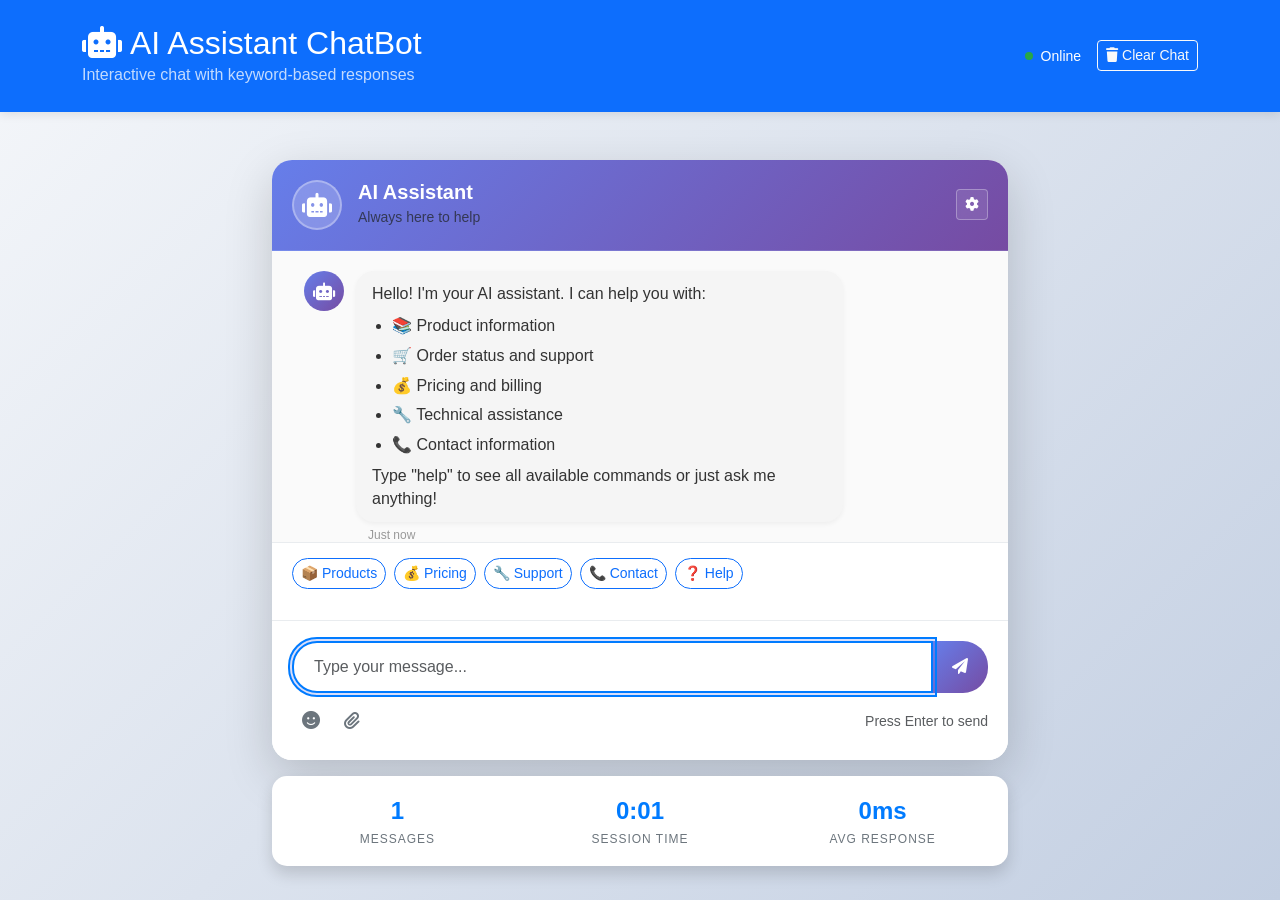
<file: chatbot/index.html>
<!DOCTYPE html>
<html lang="en">
<head>
    <meta charset="UTF-8">
    <meta name="viewport" content="width=device-width, initial-scale=1.0">
    <title>AI-Style ChatBot - Portfolio Project</title>
    <link href="https://cdn.jsdelivr.net/npm/bootstrap@5.3.0/dist/css/bootstrap.min.css" rel="stylesheet">
    <link rel="stylesheet" href="styles.css">
    <link rel="stylesheet" href="https://cdnjs.cloudflare.com/ajax/libs/font-awesome/6.0.0/css/all.min.css">
</head>
<body>
    <!-- Header -->
    <header class="bg-primary text-white py-4">
        <div class="container">
            <div class="row align-items-center">
                <div class="col-md-6">
                    <h1 class="h2 mb-0"><i class="fas fa-robot me-2"></i>AI Assistant ChatBot</h1>
                    <p class="mb-0 opacity-75">Interactive chat with keyword-based responses</p>
                </div>
                <div class="col-md-6 text-md-end">
                    <div class="d-flex align-items-center justify-content-md-end">
                        <span class="status-indicator me-3">
                            <span class="status-dot online"></span>
                            Online
                        </span>
                        <button class="btn btn-outline-light btn-sm" onclick="clearChat()">
                            <i class="fas fa-trash me-1"></i>Clear Chat
                        </button>
                    </div>
                </div>
            </div>
        </div>
    </header>

    <!-- Main Chat Container -->
    <main class="container my-5">
        <div class="row justify-content-center">
            <div class="col-lg-8">
                <div class="chat-container shadow-lg">
                    <!-- Chat Header -->
                    <div class="chat-header">
                        <div class="d-flex align-items-center">
                            <div class="bot-avatar">
                                <i class="fas fa-robot"></i>
                            </div>
                            <div class="bot-info ms-3">
                                <h5 class="mb-0">AI Assistant</h5>
                                <small class="text-muted">Always here to help</small>
                            </div>
                        </div>
                        <div class="chat-actions">
                            <button class="btn btn-sm btn-outline-secondary" onclick="toggleSettings()">
                                <i class="fas fa-cog"></i>
                            </button>
                        </div>
                    </div>

                    <!-- Chat Messages -->
                    <div class="chat-messages" id="chat-messages">
                        <!-- Welcome Message -->
                        <div class="message bot-message">
                            <div class="message-avatar">
                                <i class="fas fa-robot"></i>
                            </div>
                            <div class="message-content">
                                <div class="message-bubble">
                                    <p>Hello! I'm your AI assistant. I can help you with:</p>
                                    <ul>
                                        <li>📚 Product information</li>
                                        <li>🛒 Order status and support</li>
                                        <li>💰 Pricing and billing</li>
                                        <li>🔧 Technical assistance</li>
                                        <li>📞 Contact information</li>
                                    </ul>
                                    <p>Type "help" to see all available commands or just ask me anything!</p>
                                </div>
                                <div class="message-time">Just now</div>
                            </div>
                        </div>
                    </div>

                    <!-- Typing Indicator -->
                    <div class="typing-indicator" id="typing-indicator" style="display: none;">
                        <div class="message bot-message">
                            <div class="message-avatar">
                                <i class="fas fa-robot"></i>
                            </div>
                            <div class="message-content">
                                <div class="typing-bubble">
                                    <div class="typing-dots">
                                        <span></span>
                                        <span></span>
                                        <span></span>
                                    </div>
                                </div>
                            </div>
                        </div>
                    </div>

                    <!-- Quick Actions -->
                    <div class="quick-actions" id="quick-actions">
                        <div class="d-flex flex-wrap gap-2 mb-3">
                            <button class="btn btn-sm btn-outline-primary" onclick="sendQuickMessage('products')">
                                📦 Products
                            </button>
                            <button class="btn btn-sm btn-outline-primary" onclick="sendQuickMessage('pricing')">
                                💰 Pricing
                            </button>
                            <button class="btn btn-sm btn-outline-primary" onclick="sendQuickMessage('support')">
                                🔧 Support
                            </button>
                            <button class="btn btn-sm btn-outline-primary" onclick="sendQuickMessage('contact')">
                                📞 Contact
                            </button>
                            <button class="btn btn-sm btn-outline-primary" onclick="sendQuickMessage('help')">
                                ❓ Help
                            </button>
                        </div>
                    </div>

                    <!-- Chat Input -->
                    <div class="chat-input">
                        <div class="input-group">
                            <input type="text" class="form-control" id="message-input" 
                                   placeholder="Type your message..." 
                                   onkeypress="handleKeyPress(event)">
                            <button class="btn btn-primary" type="button" onclick="sendMessage()">
                                <i class="fas fa-paper-plane"></i>
                            </button>
                        </div>
                        <div class="input-features">
                            <div class="d-flex justify-content-between align-items-center">
                                <div class="input-options">
                                    <button class="btn btn-sm btn-outline-secondary" onclick="toggleEmojiPicker()" title="Add emoji">
                                        <i class="fas fa-smile"></i>
                                    </button>
                                    <button class="btn btn-sm btn-outline-secondary" onclick="attachFile()" title="Attach file">
                                        <i class="fas fa-paperclip"></i>
                                    </button>
                                </div>
                                <small class="text-muted">Press Enter to send</small>
                            </div>
                        </div>
                    </div>
                </div>

                <!-- Settings Panel -->
                <div class="settings-panel card shadow mt-3" id="settings-panel" style="display: none;">
                    <div class="card-body">
                        <h6 class="card-title">Chat Settings</h6>
                        <div class="mb-3">
                            <label class="form-label">Response Speed</label>
                            <select class="form-select form-select-sm" id="response-speed">
                                <option value="fast">Fast (0.5s)</option>
                                <option value="normal" selected>Normal (1s)</option>
                                <option value="slow">Slow (2s)</option>
                            </select>
                        </div>
                        <div class="mb-3">
                            <label class="form-label">Bot Personality</label>
                            <select class="form-select form-select-sm" id="bot-personality">
                                <option value="friendly" selected>Friendly</option>
                                <option value="professional">Professional</option>
                                <option value="casual">Casual</option>
                                <option value="technical">Technical</option>
                            </select>
                        </div>
                        <div class="form-check form-switch">
                            <input class="form-check-input" type="checkbox" id="sound-enabled" checked>
                            <label class="form-check-label" for="sound-enabled">
                                Enable sound effects
                            </label>
                        </div>
                        <div class="form-check form-switch">
                            <input class="form-check-input" type="checkbox" id="typing-indicator-enabled" checked>
                            <label class="form-check-label" for="typing-indicator-enabled">
                                Show typing indicator
                            </label>
                        </div>
                    </div>
                </div>

                <!-- Chat Statistics -->
                <div class="stats-panel card shadow mt-3">
                    <div class="card-body">
                        <div class="row text-center">
                            <div class="col-4">
                                <div class="stat-value" id="message-count">1</div>
                                <div class="stat-label">Messages</div>
                            </div>
                            <div class="col-4">
                                <div class="stat-value" id="session-time">0:00</div>
                                <div class="stat-label">Session Time</div>
                            </div>
                            <div class="col-4">
                                <div class="stat-value" id="response-time">0ms</div>
                                <div class="stat-label">Avg Response</div>
                            </div>
                        </div>
                    </div>
                </div>
            </div>
        </div>
    </main>

    <!-- Emoji Picker (Simple Implementation) -->
    <div class="emoji-picker" id="emoji-picker" style="display: none;">
        <div class="emoji-grid">
            <span class="emoji-item" onclick="insertEmoji('😀')">😀</span>
            <span class="emoji-item" onclick="insertEmoji('😊')">😊</span>
            <span class="emoji-item" onclick="insertEmoji('😎')">😎</span>
            <span class="emoji-item" onclick="insertEmoji('🤔')">🤔</span>
            <span class="emoji-item" onclick="insertEmoji('👍')">👍</span>
            <span class="emoji-item" onclick="insertEmoji('👎')">👎</span>
            <span class="emoji-item" onclick="insertEmoji('❤️')">❤️</span>
            <span class="emoji-item" onclick="insertEmoji('🎉')">🎉</span>
            <span class="emoji-item" onclick="insertEmoji('🔥')">🔥</span>
            <span class="emoji-item" onclick="insertEmoji('💯')">💯</span>
            <span class="emoji-item" onclick="insertEmoji('🚀')">🚀</span>
            <span class="emoji-item" onclick="insertEmoji('💡')">💡</span>
        </div>
    </div>

    <script src="https://cdn.jsdelivr.net/npm/bootstrap@5.3.0/dist/js/bootstrap.bundle.min.js"></script>
    <script src="script.js"></script>
</body>
</html>
</file>
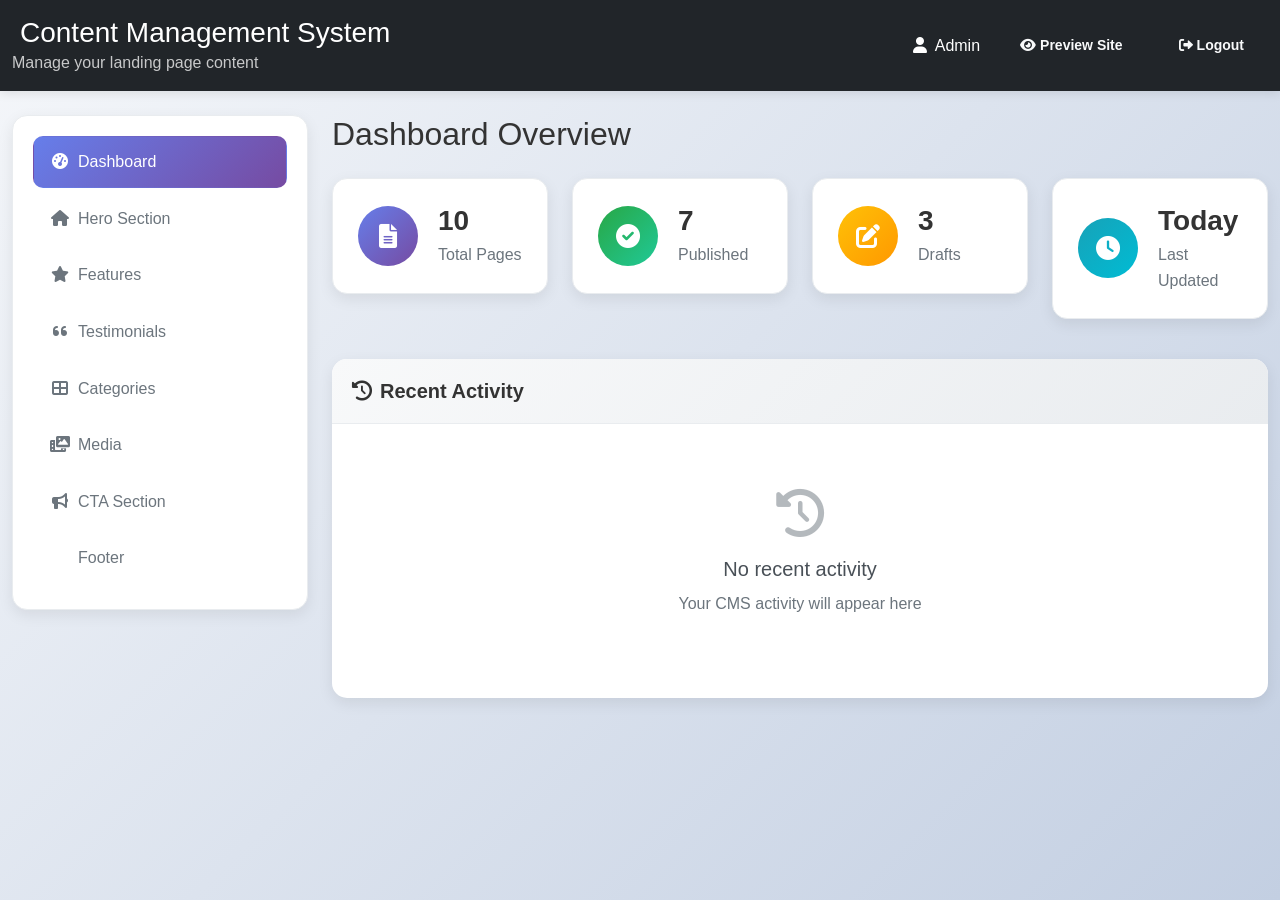
<file: cms/index.html>
<!DOCTYPE html>
<html lang="en">
<head>
    <meta charset="UTF-8">
    <meta name="viewport" content="width=device-width, initial-scale=1.0">
    <title>Simple CMS - Portfolio Project</title>
    <link href="https://cdn.jsdelivr.net/npm/bootstrap@5.3.0/dist/css/bootstrap.min.css" rel="stylesheet">
    <link rel="stylesheet" href="styles.css">
    <link rel="stylesheet" href="https://cdnjs.cloudflare.com/ajax/libs/font-awesome/6.0.0/css/all.min.css">
</head>
<body>
    <!-- Header -->
    <header class="bg-dark text-white py-3">
        <div class="container-fluid">
            <div class="row align-items-center">
                <div class="col-md-6">
                    <h1 class="h3 mb-0"><i class="fas fa-cms me-2"></i>Content Management System</h1>
                    <p class="mb-0 opacity-75">Manage your landing page content</p>
                </div>
                <div class="col-md-6 text-end">
                    <div class="d-flex align-items-center justify-content-md-end">
                        <span class="me-3">
                            <i class="fas fa-user me-1"></i>
                            Admin
                        </span>
                        <button class="btn btn-outline-light btn-sm" onclick="previewSite()">
                            <i class="fas fa-eye me-1"></i>Preview Site
                        </button>
                        <button class="btn btn-outline-light btn-sm ms-2" onclick="logout()">
                            <i class="fas fa-sign-out-alt me-1"></i>Logout
                        </button>
                    </div>
                </div>
            </div>
        </div>
    </header>

    <!-- Main Content -->
    <main class="container-fluid my-4">
        <div class="row">
            <!-- Sidebar -->
            <aside class="col-md-3 mb-4">
                <div class="sidebar-nav">
                    <ul class="nav flex-column">
                        <li class="nav-item">
                            <a class="nav-link active" href="#" onclick="showSection('dashboard')">
                                <i class="fas fa-tachometer-alt me-2"></i>Dashboard
                            </a>
                        </li>
                        <li class="nav-item">
                            <a class="nav-link" href="#" onclick="showSection('hero')">
                                <i class="fas fa-home me-2"></i>Hero Section
                            </a>
                        </li>
                        <li class="nav-item">
                            <a class="nav-link" href="#" onclick="showSection('features')">
                                <i class="fas fa-star me-2"></i>Features
                            </a>
                        </li>
                        <li class="nav-item">
                            <a class="nav-link" href="#" onclick="showSection('testimonials')">
                                <i class="fas fa-quote-left me-2"></i>Testimonials
                            </a>
                        </li>
                        <li class="nav-item">
                            <a class="nav-link" href="#" onclick="showSection('categories')">
                                <i class="fas fa-th-large me-2"></i>Categories
                            </a>
                        </li>
                        <li class="nav-item">
                            <a class="nav-link" href="#" onclick="showSection('media')">
                                <i class="fas fa-photo-video me-2"></i>Media
                            </a>
                        </li>
                        <li class="nav-item">
                            <a class="nav-link" href="#" onclick="showSection('cta')">
                                <i class="fas fa-bullhorn me-2"></i>CTA Section
                            </a>
                        </li>
                        <li class="nav-item">
                            <a class="nav-link" href="#" onclick="showSection('footer')">
                                <i class="fas fa-footer me-2"></i>Footer
                            </a>
                        </li>
                    </ul>
                </div>
            </aside>

            <!-- Content Area -->
            <section class="col-md-9">
                <!-- Dashboard Section -->
                <div id="dashboard-section" class="content-section">
                    <h2 class="mb-4">Dashboard Overview</h2>
                    
                    <!-- Stats Cards -->
                    <div class="row mb-4">
                        <div class="col-lg-3 col-md-6 mb-3">
                            <div class="stat-card">
                                <div class="stat-icon bg-primary">
                                    <i class="fas fa-file-alt"></i>
                                </div>
                                <div class="stat-content">
                                    <h3 id="total-pages">8</h3>
                                    <p>Total Pages</p>
                                </div>
                            </div>
                        </div>
                        <div class="col-lg-3 col-md-6 mb-3">
                            <div class="stat-card">
                                <div class="stat-icon bg-success">
                                    <i class="fas fa-check-circle"></i>
                                </div>
                                <div class="stat-content">
                                    <h3 id="published-content">6</h3>
                                    <p>Published</p>
                                </div>
                            </div>
                        </div>
                        <div class="col-lg-3 col-md-6 mb-3">
                            <div class="stat-card">
                                <div class="stat-icon bg-warning">
                                    <i class="fas fa-edit"></i>
                                </div>
                                <div class="stat-content">
                                    <h3 id="draft-content">2</h3>
                                    <p>Drafts</p>
                                </div>
                            </div>
                        </div>
                        <div class="col-lg-3 col-md-6 mb-3">
                            <div class="stat-card">
                                <div class="stat-icon bg-info">
                                    <i class="fas fa-clock"></i>
                                </div>
                                <div class="stat-content">
                                    <h3 id="last-updated">Today</h3>
                                    <p>Last Updated</p>
                                </div>
                            </div>
                        </div>
                    </div>

                    <!-- Recent Activity -->
                    <div class="card">
                        <div class="card-header">
                            <h5><i class="fas fa-history me-2"></i>Recent Activity</h5>
                        </div>
                        <div class="card-body">
                            <div id="recent-activity">
                                <!-- Activity items will be inserted here -->
                            </div>
                        </div>
                    </div>
                </div>

                <!-- Hero Section -->
                <div id="hero-section" class="content-section" style="display: none;">
                    <div class="d-flex justify-content-between align-items-center mb-4">
                        <h2>Hero Section Management</h2>
                        <button class="btn btn-primary" onclick="addHeroContent()">
                            <i class="fas fa-plus me-1"></i>Add Hero Content
                        </button>
                    </div>
                    
                    <div class="card">
                        <div class="card-body">
                            <div id="hero-content-list">
                                <!-- Hero content items will be inserted here -->
                            </div>
                        </div>
                    </div>
                </div>

                <!-- Features Section -->
                <div id="features-section" class="content-section" style="display: none;">
                    <div class="d-flex justify-content-between align-items-center mb-4">
                        <h2>Features Management</h2>
                        <button class="btn btn-primary" onclick="addFeature()">
                            <i class="fas fa-plus me-1"></i>Add Feature
                        </button>
                    </div>
                    
                    <div class="card">
                        <div class="card-body">
                            <div id="features-list">
                                <!-- Features will be inserted here -->
                            </div>
                        </div>
                    </div>
                </div>

                <!-- Testimonials Section -->
                <div id="testimonials-section" class="content-section" style="display: none;">
                    <div class="d-flex justify-content-between align-items-center mb-4">
                        <h2>Testimonials Management</h2>
                        <button class="btn btn-primary" onclick="addTestimonial()">
                            <i class="fas fa-plus me-1"></i>Add Testimonial
                        </button>
                    </div>
                    
                    <div class="card">
                        <div class="card-body">
                            <div id="testimonials-list">
                                <!-- Testimonials will be inserted here -->
                            </div>
                        </div>
                    </div>
                </div>

                <!-- Categories Section -->
                <div id="categories-section" class="content-section" style="display: none;">
                    <div class="d-flex justify-content-between align-items-center mb-4">
                        <h2>Categories Management</h2>
                        <button class="btn btn-primary" onclick="addCategory()">
                            <i class="fas fa-plus me-1"></i>Add Category
                        </button>
                    </div>
                    
                    <div class="card">
                        <div class="card-body">
                            <div id="categories-list">
                                <!-- Categories will be inserted here -->
                            </div>
                        </div>
                    </div>
                </div>

                <!-- Media Section -->
                <div id="media-section" class="content-section" style="display: none;">
                    <div class="d-flex justify-content-between align-items-center mb-4">
                        <h2>Media Library</h2>
                        <button class="btn btn-primary" onclick="uploadMedia()">
                            <i class="fas fa-upload me-1"></i>Upload Media
                        </button>
                    </div>
                    
                    <div class="card">
                        <div class="card-body">
                            <div class="media-filters mb-3">
                                <div class="btn-group" role="group">
                                    <button class="btn btn-outline-primary active" onclick="filterMedia('all')">All</button>
                                    <button class="btn btn-outline-primary" onclick="filterMedia('images')">Images</button>
                                    <button class="btn btn-outline-primary" onclick="filterMedia('videos')">Videos</button>
                                </div>
                            </div>
                            <div id="media-grid">
                                <!-- Media items will be inserted here -->
                            </div>
                        </div>
                    </div>
                </div>

                <!-- CTA Section -->
                <div id="cta-section" class="content-section" style="display: none;">
                    <div class="d-flex justify-content-between align-items-center mb-4">
                        <h2>CTA Section Management</h2>
                        <button class="btn btn-primary" onclick="addCTA()">
                            <i class="fas fa-plus me-1"></i>Add CTA Content
                        </button>
                    </div>
                    
                    <div class="card">
                        <div class="card-body">
                            <div id="cta-content-list">
                                <!-- CTA content items will be inserted here -->
                            </div>
                        </div>
                    </div>
                </div>

                <!-- Footer Section -->
                <div id="footer-section" class="content-section" style="display: none;">
                    <h2 class="mb-4">Footer Management</h2>
                    
                    <div class="card">
                        <div class="card-body">
                            <form id="footer-form">
                                <div class="row">
                                    <div class="col-md-6 mb-3">
                                        <label for="footer-company" class="form-label">Company Name</label>
                                        <input type="text" class="form-control" id="footer-company" value="TechPro">
                                    </div>
                                    <div class="col-md-6 mb-3">
                                        <label for="footer-tagline" class="form-label">Tagline</label>
                                        <input type="text" class="form-control" id="footer-tagline" value="Building digital experiences that matter">
                                    </div>
                                </div>
                                <div class="mb-3">
                                    <label for="footer-description" class="form-label">Description</label>
                                    <textarea class="form-control" id="footer-description" rows="3">We create innovative solutions for modern businesses.</textarea>
                                </div>
                                <div class="row">
                                    <div class="col-md-4 mb-3">
                                        <label for="footer-email" class="form-label">Email</label>
                                        <input type="email" class="form-control" id="footer-email" value="contact@techpro.com">
                                    </div>
                                    <div class="col-md-4 mb-3">
                                        <label for="footer-phone" class="form-label">Phone</label>
                                        <input type="tel" class="form-control" id="footer-phone" value="+1 (555) 123-4567">
                                    </div>
                                    <div class="col-md-4 mb-3">
                                        <label for="footer-address" class="form-label">Address</label>
                                        <input type="text" class="form-control" id="footer-address" value="123 Tech Street, Silicon Valley, CA">
                                    </div>
                                </div>
                                <div class="mb-3">
                                    <label class="form-label">Social Links</label>
                                    <div class="row">
                                        <div class="col-md-3 mb-2">
                                            <input type="url" class="form-control" placeholder="Facebook" value="https://facebook.com/techpro">
                                        </div>
                                        <div class="col-md-3 mb-2">
                                            <input type="url" class="form-control" placeholder="Twitter" value="https://twitter.com/techpro">
                                        </div>
                                        <div class="col-md-3 mb-2">
                                            <input type="url" class="form-control" placeholder="LinkedIn" value="https://linkedin.com/company/techpro">
                                        </div>
                                        <div class="col-md-3 mb-2">
                                            <input type="url" class="form-control" placeholder="Instagram" value="https://instagram.com/techpro">
                                        </div>
                                    </div>
                                </div>
                                <button type="submit" class="btn btn-primary">Save Footer Settings</button>
                            </form>
                        </div>
                    </div>
                </div>
            </section>
        </div>
    </main>

    <!-- Content Edit Modal -->
    <div class="modal fade" id="contentModal" tabindex="-1">
        <div class="modal-dialog modal-lg">
            <div class="modal-content">
                <div class="modal-header">
                    <h5 class="modal-title" id="modal-title">Edit Content</h5>
                    <button type="button" class="btn-close" data-bs-dismiss="modal"></button>
                </div>
                <div class="modal-body">
                    <form id="content-form">
                        <div class="mb-3">
                            <label for="content-title" class="form-label">Title</label>
                            <input type="text" class="form-control" id="content-title" required>
                        </div>
                        <div class="mb-3">
                            <label for="content-subtitle" class="form-label">Subtitle</label>
                            <input type="text" class="form-control" id="content-subtitle">
                        </div>
                        <div class="mb-3">
                            <label for="content-description" class="form-label">Description</label>
                            <textarea class="form-control" id="content-description" rows="4"></textarea>
                        </div>
                        <div class="mb-3">
                            <label for="content-image" class="form-label">Image URL</label>
                            <input type="url" class="form-control" id="content-image">
                        </div>
                        <div class="mb-3">
                            <label for="content-status" class="form-label">Status</label>
                            <select class="form-select" id="content-status">
                                <option value="published">Published</option>
                                <option value="draft">Draft</option>
                            </select>
                        </div>
                        <div class="mb-3">
                            <label for="content-order" class="form-label">Display Order</label>
                            <input type="number" class="form-control" id="content-order" min="0">
                        </div>
                    </form>
                </div>
                <div class="modal-footer">
                    <button type="button" class="btn btn-secondary" data-bs-dismiss="modal">Cancel</button>
                    <button type="button" class="btn btn-danger" id="delete-btn" onclick="deleteContent()">Delete</button>
                    <button type="button" class="btn btn-primary" onclick="saveContent()">Save Changes</button>
                </div>
            </div>
        </div>
    </div>

    <!-- Media Upload Modal -->
    <div class="modal fade" id="mediaModal" tabindex="-1">
        <div class="modal-dialog">
            <div class="modal-content">
                <div class="modal-header">
                    <h5 class="modal-title">Upload Media</h5>
                    <button type="button" class="btn-close" data-bs-dismiss="modal"></button>
                </div>
                <div class="modal-body">
                    <form id="media-upload-form">
                        <div class="mb-3">
                            <label for="media-name" class="form-label">File Name</label>
                            <input type="text" class="form-control" id="media-name" required>
                        </div>
                        <div class="mb-3">
                            <label for="media-type" class="form-label">Type</label>
                            <select class="form-select" id="media-type" required>
                                <option value="">Select Type</option>
                                <option value="image">Image</option>
                                <option value="video">Video</option>
                            </select>
                        </div>
                        <div class="mb-3">
                            <label for="media-url" class="form-label">URL</label>
                            <input type="url" class="form-control" id="media-url" required>
                        </div>
                        <div class="mb-3">
                            <label for="media-alt" class="form-label">Alt Text (for images)</label>
                            <input type="text" class="form-control" id="media-alt">
                        </div>
                    </form>
                </div>
                <div class="modal-footer">
                    <button type="button" class="btn btn-secondary" data-bs-dismiss="modal">Cancel</button>
                    <button type="button" class="btn btn-primary" onclick="saveMedia()">Upload Media</button>
                </div>
            </div>
        </div>
    </div>

    <!-- Preview Modal -->
    <div class="modal fade" id="previewModal" tabindex="-1">
        <div class="modal-dialog modal-xl">
            <div class="modal-content">
                <div class="modal-header">
                    <h5 class="modal-title">Site Preview</h5>
                    <button type="button" class="btn-close" data-bs-dismiss="modal"></button>
                </div>
                <div class="modal-body">
                    <iframe id="preview-frame" style="width: 100%; height: 600px; border: none;"></iframe>
                </div>
            </div>
        </div>
    </div>

    <script src="https://cdn.jsdelivr.net/npm/bootstrap@5.3.0/dist/js/bootstrap.bundle.min.js"></script>
    <script src="script.js"></script>
</body>
</html>
</file>
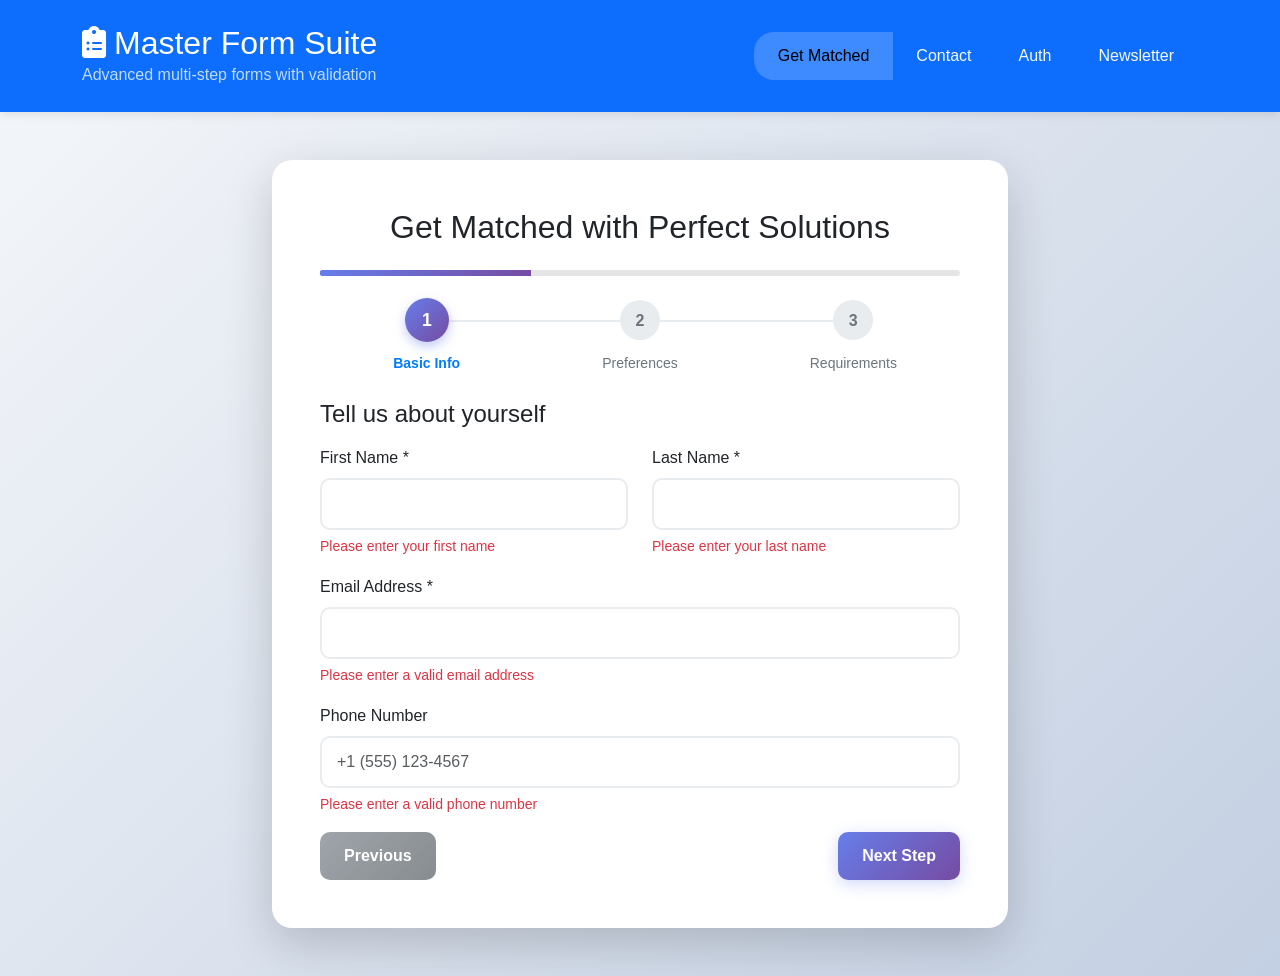
<file: form-suite/index.html>
<!DOCTYPE html>
<html lang="en">
<head>
    <meta charset="UTF-8">
    <meta name="viewport" content="width=device-width, initial-scale=1.0">
    <title>Master Form Suite - Portfolio Project</title>
    <link href="https://cdn.jsdelivr.net/npm/bootstrap@5.3.0/dist/css/bootstrap.min.css" rel="stylesheet">
    <link rel="stylesheet" href="styles.css">
    <link rel="stylesheet" href="https://cdnjs.cloudflare.com/ajax/libs/font-awesome/6.0.0/css/all.min.css">
</head>
<body>
    <!-- Header -->
    <header class="bg-primary text-white py-4">
        <div class="container">
            <div class="row align-items-center">
                <div class="col-md-6">
                    <h1 class="h2 mb-0"><i class="fas fa-clipboard-list me-2"></i>Master Form Suite</h1>
                    <p class="mb-0 opacity-75">Advanced multi-step forms with validation</p>
                </div>
                <div class="col-md-6 text-md-end">
                    <div class="btn-group" role="group">
                        <button class="btn btn-outline-light active" onclick="showForm('get-matched')">Get Matched</button>
                        <button class="btn btn-outline-light" onclick="showForm('contact')">Contact</button>
                        <button class="btn btn-outline-light" onclick="showForm('auth')">Auth</button>
                        <button class="btn btn-outline-light" onclick="showForm('newsletter')">Newsletter</button>
                    </div>
                </div>
            </div>
        </div>
    </header>

    <!-- Main Content -->
    <main class="container my-5">
        <!-- Get Matched Form -->
        <div id="get-matched-form" class="form-container active">
            <div class="row justify-content-center">
                <div class="col-lg-8">
                    <div class="card shadow-lg">
                        <div class="card-body p-5">
                            <h2 class="text-center mb-4">Get Matched with Perfect Solutions</h2>
                            
                            <!-- Progress Bar -->
                            <div class="progress mb-4" style="height: 6px;">
                                <div class="progress-bar bg-primary" role="progressbar" style="width: 33%"></div>
                            </div>
                            
                            <!-- Step Indicators -->
                            <div class="step-indicators d-flex justify-content-between mb-4">
                                <div class="step active">
                                    <div class="step-circle">1</div>
                                    <small>Basic Info</small>
                                </div>
                                <div class="step">
                                    <div class="step-circle">2</div>
                                    <small>Preferences</small>
                                </div>
                                <div class="step">
                                    <div class="step-circle">3</div>
                                    <small>Requirements</small>
                                </div>
                            </div>

                            <!-- Form Steps -->
                            <form id="get-matched-form-element">
                                <!-- Step 1: Basic Info -->
                                <div class="form-step active" data-step="1">
                                    <h4 class="mb-3">Tell us about yourself</h4>
                                    <div class="row">
                                        <div class="col-md-6 mb-3">
                                            <label for="firstName" class="form-label">First Name *</label>
                                            <input type="text" class="form-control" id="firstName" required>
                                            <div class="invalid-feedback">Please enter your first name</div>
                                        </div>
                                        <div class="col-md-6 mb-3">
                                            <label for="lastName" class="form-label">Last Name *</label>
                                            <input type="text" class="form-control" id="lastName" required>
                                            <div class="invalid-feedback">Please enter your last name</div>
                                        </div>
                                    </div>
                                    <div class="mb-3">
                                        <label for="email" class="form-label">Email Address *</label>
                                        <input type="email" class="form-control" id="email" required>
                                        <div class="invalid-feedback">Please enter a valid email address</div>
                                    </div>
                                    <div class="mb-3">
                                        <label for="phone" class="form-label">Phone Number</label>
                                        <input type="tel" class="form-control" id="phone" placeholder="+1 (555) 123-4567">
                                        <div class="invalid-feedback">Please enter a valid phone number</div>
                                    </div>
                                    <div class="d-flex justify-content-between">
                                        <button type="button" class="btn btn-secondary" disabled>Previous</button>
                                        <button type="button" class="btn btn-primary" onclick="nextStep('get-matched')">Next Step</button>
                                    </div>
                                </div>

                                <!-- Step 2: Preferences -->
                                <div class="form-step" data-step="2">
                                    <h4 class="mb-3">Your preferences</h4>
                                    <div class="mb-3">
                                        <label class="form-label">Industry *</label>
                                        <div class="row">
                                            <div class="col-md-4">
                                                <div class="form-check">
                                                    <input class="form-check-input" type="radio" name="industry" id="tech" value="tech" required>
                                                    <label class="form-check-label" for="tech">Technology</label>
                                                </div>
                                            </div>
                                            <div class="col-md-4">
                                                <div class="form-check">
                                                    <input class="form-check-input" type="radio" name="industry" id="healthcare" value="healthcare">
                                                    <label class="form-check-label" for="healthcare">Healthcare</label>
                                                </div>
                                            </div>
                                            <div class="col-md-4">
                                                <div class="form-check">
                                                    <input class="form-check-input" type="radio" name="industry" id="finance" value="finance">
                                                    <label class="form-check-label" for="finance">Finance</label>
                                                </div>
                                            </div>
                                        </div>
                                    </div>
                                    <div class="mb-3">
                                        <label for="budget" class="form-label">Budget Range *</label>
                                        <select class="form-select" id="budget" required>
                                            <option value="">Select budget range</option>
                                            <option value="0-1000">$0 - $1,000</option>
                                            <option value="1000-5000">$1,000 - $5,000</option>
                                            <option value="5000-10000">$5,000 - $10,000</option>
                                            <option value="10000+">$10,000+</option>
                                        </select>
                                        <div class="invalid-feedback">Please select a budget range</div>
                                    </div>
                                    <div class="mb-3">
                                        <label class="form-label">Features You Need *</label>
                                        <div class="row">
                                            <div class="col-md-6">
                                                <div class="form-check">
                                                    <input class="form-check-input" type="checkbox" id="analytics" value="analytics">
                                                    <label class="form-check-label" for="analytics">Analytics</label>
                                                </div>
                                            </div>
                                            <div class="col-md-6">
                                                <div class="form-check">
                                                    <input class="form-check-input" type="checkbox" id="automation" value="automation">
                                                    <label class="form-check-label" for="automation">Automation</label>
                                                </div>
                                            </div>
                                            <div class="col-md-6">
                                                <div class="form-check">
                                                    <input class="form-check-input" type="checkbox" id="integration" value="integration">
                                                    <label class="form-check-label" for="integration">Integration</label>
                                                </div>
                                            </div>
                                            <div class="col-md-6">
                                                <div class="form-check">
                                                    <input class="form-check-input" type="checkbox" id="support" value="support">
                                                    <label class="form-check-label" for="support">24/7 Support</label>
                                                </div>
                                            </div>
                                        </div>
                                    </div>
                                    <div class="d-flex justify-content-between">
                                        <button type="button" class="btn btn-secondary" onclick="previousStep('get-matched')">Previous</button>
                                        <button type="button" class="btn btn-primary" onclick="nextStep('get-matched')">Next Step</button>
                                    </div>
                                </div>

                                <!-- Step 3: Requirements -->
                                <div class="form-step" data-step="3">
                                    <h4 class="mb-3">Final requirements</h4>
                                    <div class="mb-3">
                                        <label for="timeline" class="form-label">Project Timeline *</label>
                                        <select class="form-select" id="timeline" required>
                                            <option value="">Select timeline</option>
                                            <option value="urgent">Urgent (1-2 weeks)</option>
                                            <option value="soon">Soon (1 month)</option>
                                            <option value="normal">Normal (3 months)</option>
                                            <option value="flexible">Flexible (6+ months)</option>
                                        </select>
                                        <div class="invalid-feedback">Please select a timeline</div>
                                    </div>
                                    <div class="mb-3">
                                        <label for="teamSize" class="form-label">Team Size *</label>
                                        <select class="form-select" id="teamSize" required>
                                            <option value="">Select team size</option>
                                            <option value="1-5">1-5 people</option>
                                            <option value="6-20">6-20 people</option>
                                            <option value="21-50">21-50 people</option>
                                            <option value="50+">50+ people</option>
                                        </select>
                                        <div class="invalid-feedback">Please select team size</div>
                                    </div>
                                    <div class="mb-3">
                                        <label for="comments" class="form-label">Additional Comments</label>
                                        <textarea class="form-control" id="comments" rows="4" placeholder="Tell us more about your project..."></textarea>
                                    </div>
                                    <div class="mb-3">
                                        <div class="form-check">
                                            <input class="form-check-input" type="checkbox" id="terms" required>
                                            <label class="form-check-label" for="terms">
                                                I agree to the terms and conditions *
                                            </label>
                                        </div>
                                        <div class="invalid-feedback">You must agree to the terms</div>
                                    </div>
                                    <div class="d-flex justify-content-between">
                                        <button type="button" class="btn btn-secondary" onclick="previousStep('get-matched')">Previous</button>
                                        <button type="submit" class="btn btn-success">Submit Request</button>
                                    </div>
                                </div>
                            </form>
                        </div>
                    </div>
                </div>
            </div>
        </div>

        <!-- Contact Form -->
        <div id="contact-form" class="form-container">
            <div class="row justify-content-center">
                <div class="col-lg-6">
                    <div class="card shadow-lg">
                        <div class="card-body p-5">
                            <h2 class="text-center mb-4">Get in Touch</h2>
                            <form id="contact-form-element">
                                <div class="mb-3">
                                    <label for="contact-name" class="form-label">Full Name *</label>
                                    <input type="text" class="form-control" id="contact-name" required>
                                    <div class="invalid-feedback">Please enter your full name</div>
                                </div>
                                <div class="mb-3">
                                    <label for="contact-email" class="form-label">Email Address *</label>
                                    <input type="email" class="form-control" id="contact-email" required>
                                    <div class="invalid-feedback">Please enter a valid email address</div>
                                </div>
                                <div class="mb-3">
                                    <label for="contact-subject" class="form-label">Subject *</label>
                                    <select class="form-select" id="contact-subject" required>
                                        <option value="">Select a subject</option>
                                        <option value="general">General Inquiry</option>
                                        <option value="support">Technical Support</option>
                                        <option value="sales">Sales Question</option>
                                        <option value="partnership">Partnership Opportunity</option>
                                    </select>
                                    <div class="invalid-feedback">Please select a subject</div>
                                </div>
                                <div class="mb-3">
                                    <label for="contact-message" class="form-label">Message *</label>
                                    <textarea class="form-control" id="contact-message" rows="5" required placeholder="How can we help you?"></textarea>
                                    <div class="invalid-feedback">Please enter your message</div>
                                </div>
                                <div class="mb-3">
                                    <div class="form-check">
                                        <input class="form-check-input" type="checkbox" id="contact-copy">
                                        <label class="form-check-label" for="contact-copy">
                                            Send me a copy of this message
                                        </label>
                                    </div>
                                </div>
                                <button type="submit" class="btn btn-primary w-100">Send Message</button>
                            </form>
                        </div>
                    </div>
                </div>
            </div>
        </div>

        <!-- Authentication Form -->
        <div id="auth-form" class="form-container">
            <div class="row justify-content-center">
                <div class="col-lg-6">
                    <div class="card shadow-lg">
                        <div class="card-body p-5">
                            <!-- Auth Tabs -->
                            <ul class="nav nav-pills nav-justified mb-4" id="auth-tabs" role="tablist">
                                <li class="nav-item" role="presentation">
                                    <button class="nav-link active" id="login-tab" data-bs-toggle="pill" data-bs-target="#login-panel" type="button">
                                        Login
                                    </button>
                                </li>
                                <li class="nav-item" role="presentation">
                                    <button class="nav-link" id="signup-tab" data-bs-toggle="pill" data-bs-target="#signup-panel" type="button">
                                        Sign Up
                                    </button>
                                </li>
                            </ul>

                            <!-- Tab Content -->
                            <div class="tab-content" id="auth-content">
                                <!-- Login Panel -->
                                <div class="tab-pane fade show active" id="login-panel" role="tabpanel">
                                    <h3 class="text-center mb-4">Welcome Back</h3>
                                    <form id="login-form-element">
                                        <div class="mb-3">
                                            <label for="login-email" class="form-label">Email Address *</label>
                                            <input type="email" class="form-control" id="login-email" required>
                                            <div class="invalid-feedback">Please enter your email address</div>
                                        </div>
                                        <div class="mb-3">
                                            <label for="login-password" class="form-label">Password *</label>
                                            <div class="input-group">
                                                <input type="password" class="form-control" id="login-password" required>
                                                <button class="btn btn-outline-secondary" type="button" onclick="togglePassword('login-password')">
                                                    <i class="fas fa-eye"></i>
                                                </button>
                                            </div>
                                            <div class="invalid-feedback">Please enter your password</div>
                                        </div>
                                        <div class="d-flex justify-content-between align-items-center mb-3">
                                            <div class="form-check">
                                                <input class="form-check-input" type="checkbox" id="remember-me">
                                                <label class="form-check-label" for="remember-me">
                                                    Remember me
                                                </label>
                                            </div>
                                            <a href="#" class="text-decoration-none">Forgot Password?</a>
                                        </div>
                                        <button type="submit" class="btn btn-primary w-100">Login</button>
                                    </form>
                                </div>

                                <!-- Signup Panel -->
                                <div class="tab-pane fade" id="signup-panel" role="tabpanel">
                                    <h3 class="text-center mb-4">Create Account</h3>
                                    <form id="signup-form-element">
                                        <div class="row">
                                            <div class="col-md-6 mb-3">
                                                <label for="signup-firstname" class="form-label">First Name *</label>
                                                <input type="text" class="form-control" id="signup-firstname" required>
                                                <div class="invalid-feedback">Please enter your first name</div>
                                            </div>
                                            <div class="col-md-6 mb-3">
                                                <label for="signup-lastname" class="form-label">Last Name *</label>
                                                <input type="text" class="form-control" id="signup-lastname" required>
                                                <div class="invalid-feedback">Please enter your last name</div>
                                            </div>
                                        </div>
                                        <div class="mb-3">
                                            <label for="signup-email" class="form-label">Email Address *</label>
                                            <input type="email" class="form-control" id="signup-email" required>
                                            <div class="invalid-feedback">Please enter a valid email address</div>
                                        </div>
                                        <div class="mb-3">
                                            <label for="signup-password" class="form-label">Password *</label>
                                            <div class="input-group">
                                                <input type="password" class="form-control" id="signup-password" required>
                                                <button class="btn btn-outline-secondary" type="button" onclick="togglePassword('signup-password')">
                                                    <i class="fas fa-eye"></i>
                                                </button>
                                            </div>
                                            <div class="form-text">Password must be at least 8 characters long</div>
                                            <div class="invalid-feedback">Password must be at least 8 characters</div>
                                        </div>
                                        <div class="mb-3">
                                            <label for="signup-confirm-password" class="form-label">Confirm Password *</label>
                                            <div class="input-group">
                                                <input type="password" class="form-control" id="signup-confirm-password" required>
                                                <button class="btn btn-outline-secondary" type="button" onclick="togglePassword('signup-confirm-password')">
                                                    <i class="fas fa-eye"></i>
                                                </button>
                                            </div>
                                            <div class="invalid-feedback">Passwords do not match</div>
                                        </div>
                                        <div class="mb-3">
                                            <div class="form-check">
                                                <input class="form-check-input" type="checkbox" id="agree-terms" required>
                                                <label class="form-check-label" for="agree-terms">
                                                    I agree to the Terms of Service and Privacy Policy *
                                                </label>
                                            </div>
                                            <div class="invalid-feedback">You must agree to the terms</div>
                                        </div>
                                        <button type="submit" class="btn btn-success w-100">Create Account</button>
                                    </form>
                                </div>
                            </div>
                        </div>
                    </div>
                </div>
            </div>
        </div>

        <!-- Newsletter Form -->
        <div id="newsletter-form" class="form-container">
            <div class="row justify-content-center">
                <div class="col-lg-8">
                    <div class="card shadow-lg bg-gradient text-white">
                        <div class="card-body p-5">
                            <div class="text-center mb-4">
                                <h2 class="mb-3">Stay Updated</h2>
                                <p>Get the latest news, tips, and exclusive offers delivered to your inbox</p>
                            </div>
                            <form id="newsletter-form-element">
                                <div class="row">
                                    <div class="col-md-6 mb-3">
                                        <label for="newsletter-name" class="form-label text-white">Your Name *</label>
                                        <input type="text" class="form-control" id="newsletter-name" required>
                                        <div class="invalid-feedback">Please enter your name</div>
                                    </div>
                                    <div class="col-md-6 mb-3">
                                        <label for="newsletter-email" class="form-label text-white">Email Address *</label>
                                        <input type="email" class="form-control" id="newsletter-email" required>
                                        <div class="invalid-feedback">Please enter a valid email address</div>
                                    </div>
                                </div>
                                <div class="mb-3">
                                    <label class="form-label text-white">Select Your Interests *</label>
                                    <div class="row">
                                        <div class="col-md-4">
                                            <div class="form-check">
                                                <input class="form-check-input" type="checkbox" id="interest-tech" value="tech">
                                                <label class="form-check-label text-white" for="interest-tech">Technology</label>
                                            </div>
                                        </div>
                                        <div class="col-md-4">
                                            <div class="form-check">
                                                <input class="form-check-input" type="checkbox" id="interest-business" value="business">
                                                <label class="form-check-label text-white" for="interest-business">Business</label>
                                            </div>
                                        </div>
                                        <div class="col-md-4">
                                            <div class="form-check">
                                                <input class="form-check-input" type="checkbox" id="interest-design" value="design">
                                                <label class="form-check-label text-white" for="interest-design">Design</label>
                                            </div>
                                        </div>
                                        <div class="col-md-4">
                                            <div class="form-check">
                                                <input class="form-check-input" type="checkbox" id="interest-marketing" value="marketing">
                                                <label class="form-check-label text-white" for="interest-marketing">Marketing</label>
                                            </div>
                                        </div>
                                        <div class="col-md-4">
                                            <div class="form-check">
                                                <input class="form-check-input" type="checkbox" id="interest-startup" value="startup">
                                                <label class="form-check-label text-white" for="interest-startup">Startups</label>
                                            </div>
                                        </div>
                                        <div class="col-md-4">
                                            <div class="form-check">
                                                <input class="form-check-input" type="checkbox" id="interest-news" value="news">
                                                <label class="form-check-label text-white" for="interest-news">Industry News</label>
                                            </div>
                                        </div>
                                    </div>
                                </div>
                                <div class="mb-3">
                                    <label for="newsletter-frequency" class="form-label text-white">Email Frequency</label>
                                    <select class="form-select" id="newsletter-frequency">
                                        <option value="daily">Daily</option>
                                        <option value="weekly" selected>Weekly</option>
                                        <option value="monthly">Monthly</option>
                                    </select>
                                </div>
                                <div class="mb-4">
                                    <div class="form-check">
                                        <input class="form-check-input" type="checkbox" id="newsletter-terms" required>
                                        <label class="form-check-label text-white" for="newsletter-terms">
                                            I agree to receive marketing emails and can unsubscribe at any time *
                                        </label>
                                    </div>
                                    <div class="invalid-feedback">You must agree to receive emails</div>
                                </div>
                                <div class="text-center">
                                    <button type="submit" class="btn btn-light btn-lg px-5">Subscribe Now</button>
                                </div>
                            </form>
                        </div>
                    </div>
                </div>
            </div>
        </div>
    </main>

    <!-- Success Modal -->
    <div class="modal fade" id="successModal" tabindex="-1">
        <div class="modal-dialog modal-dialog-centered">
            <div class="modal-content">
                <div class="modal-body text-center p-5">
                    <div class="mb-3">
                        <i class="fas fa-check-circle fa-4x text-success"></i>
                    </div>
                    <h3 id="success-title">Success!</h3>
                    <p id="success-message" class="text-muted">Your form has been submitted successfully.</p>
                    <button type="button" class="btn btn-primary" data-bs-dismiss="modal">Close</button>
                </div>
            </div>
        </div>
    </div>

    <script src="https://cdn.jsdelivr.net/npm/bootstrap@5.3.0/dist/js/bootstrap.bundle.min.js"></script>
    <script src="script.js"></script>
</body>
</html>
</file>
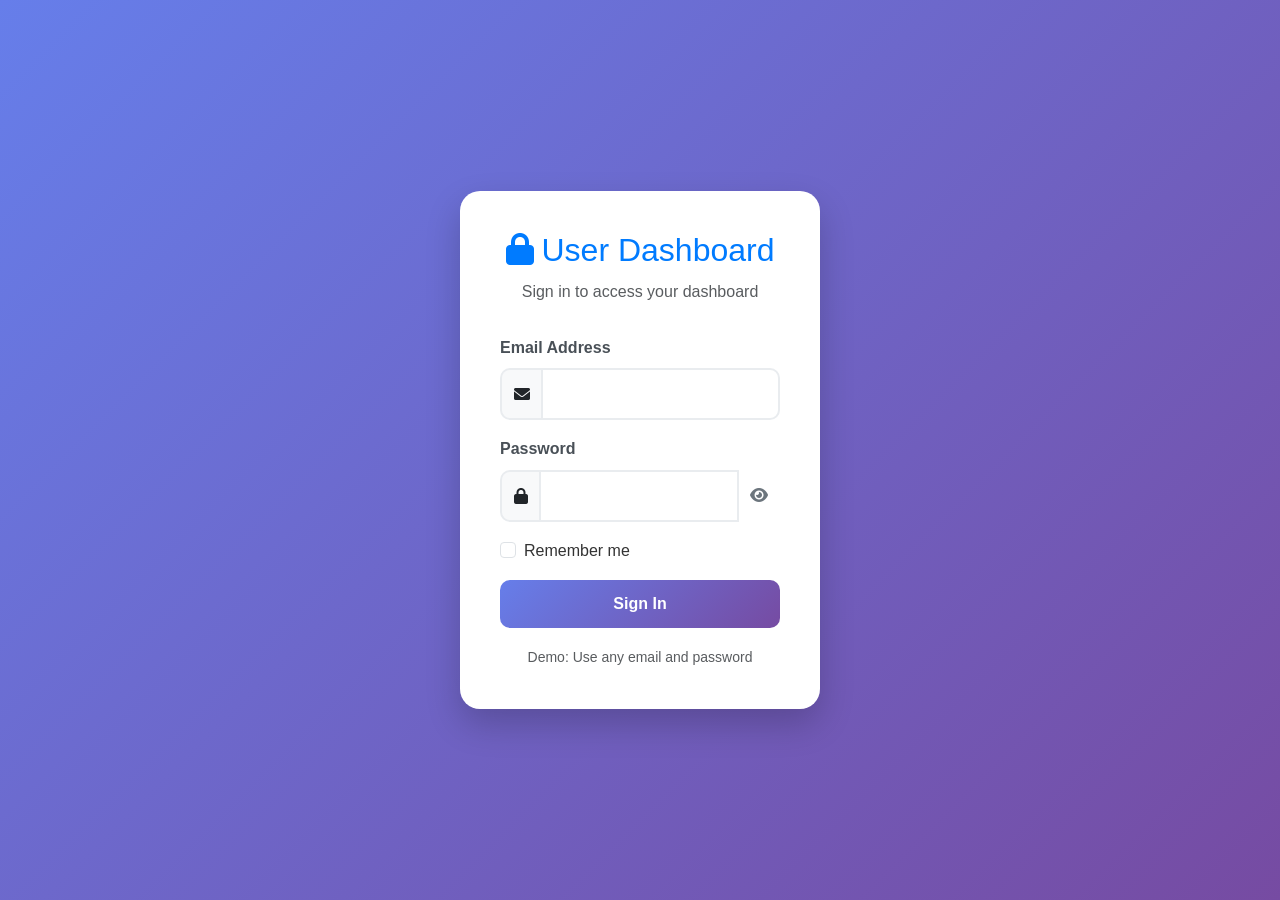
<file: user-dashboard/index.html>
<!DOCTYPE html>
<html lang="en">
<head>
    <meta charset="UTF-8">
    <meta name="viewport" content="width=device-width, initial-scale=1.0">
    <title>User Dashboard - Portfolio Project</title>
    <link href="https://cdn.jsdelivr.net/npm/bootstrap@5.3.0/dist/css/bootstrap.min.css" rel="stylesheet">
    <link rel="stylesheet" href="styles.css">
    <link rel="stylesheet" href="https://cdnjs.cloudflare.com/ajax/libs/font-awesome/6.0.0/css/all.min.css">
</head>
<body>
    <!-- Login Page (shown when not authenticated) -->
    <div id="login-page" class="auth-page">
        <div class="auth-container">
            <div class="auth-card">
                <div class="auth-header text-center">
                    <h2><i class="fas fa-lock me-2"></i>User Dashboard</h2>
                    <p class="text-muted">Sign in to access your dashboard</p>
                </div>
                <form id="login-form">
                    <div class="mb-3">
                        <label for="login-email" class="form-label">Email Address</label>
                        <div class="input-group">
                            <span class="input-group-text"><i class="fas fa-envelope"></i></span>
                            <input type="email" class="form-control" id="login-email" required>
                        </div>
                    </div>
                    <div class="mb-3">
                        <label for="login-password" class="form-label">Password</label>
                        <div class="input-group">
                            <span class="input-group-text"><i class="fas fa-lock"></i></span>
                            <input type="password" class="form-control" id="login-password" required>
                            <button class="btn btn-outline-secondary" type="button" onclick="togglePassword('login-password')">
                                <i class="fas fa-eye"></i>
                            </button>
                        </div>
                    </div>
                    <div class="mb-3 form-check">
                        <input type="checkbox" class="form-check-input" id="remember-me">
                        <label class="form-check-label" for="remember-me">
                            Remember me
                        </label>
                    </div>
                    <div class="d-grid">
                        <button type="submit" class="btn btn-primary">Sign In</button>
                    </div>
                    <div class="text-center mt-3">
                        <small class="text-muted">Demo: Use any email and password</small>
                    </div>
                </form>
            </div>
        </div>
    </div>

    <!-- Dashboard (shown when authenticated) -->
    <div id="dashboard-page" style="display: none;">
        <!-- Header -->
        <header class="bg-primary text-white">
            <div class="container-fluid">
                <div class="row align-items-center py-3">
                    <div class="col-md-6">
                        <h1 class="h3 mb-0"><i class="fas fa-tachometer-alt me-2"></i>User Dashboard</h1>
                    </div>
                    <div class="col-md-6 text-end">
                        <div class="dropdown d-inline-block me-3">
                            <button class="btn btn-outline-light dropdown-toggle" type="button" data-bs-toggle="dropdown">
                                <i class="fas fa-user-circle me-1"></i>
                                <span id="user-name">John Doe</span>
                            </button>
                            <ul class="dropdown-menu">
                                <li><a class="dropdown-item" href="#" onclick="showProfile()">
                                    <i class="fas fa-user me-2"></i>Profile
                                </a></li>
                                <li><a class="dropdown-item" href="#" onclick="showSettings()">
                                    <i class="fas fa-cog me-2"></i>Settings
                                </a></li>
                                <li><hr class="dropdown-divider"></li>
                                <li><a class="dropdown-item" href="#" onclick="logout()">
                                    <i class="fas fa-sign-out-alt me-2"></i>Logout
                                </a></li>
                            </ul>
                        </div>
                        <button class="btn btn-outline-light btn-sm" onclick="toggleTheme()">
                            <i class="fas fa-moon" id="theme-icon"></i>
                        </button>
                    </div>
                </div>
            </div>
        </header>

        <!-- Main Dashboard -->
        <main class="container-fluid py-4">
            <!-- Stats Cards -->
            <div class="row mb-4">
                <div class="col-lg-3 col-md-6 mb-3">
                    <div class="stat-card">
                        <div class="stat-icon bg-primary">
                            <i class="fas fa-shopping-cart"></i>
                        </div>
                        <div class="stat-content">
                            <h3 id="orders-count">24</h3>
                            <p>Total Orders</p>
                        </div>
                    </div>
                </div>
                <div class="col-lg-3 col-md-6 mb-3">
                    <div class="stat-card">
                        <div class="stat-icon bg-success">
                            <i class="fas fa-dollar-sign"></i>
                        </div>
                        <div class="stat-content">
                            <h3 id="total-spent">$1,234</h3>
                            <p>Total Spent</p>
                        </div>
                    </div>
                </div>
                <div class="col-lg-3 col-md-6 mb-3">
                    <div class="stat-card">
                        <div class="stat-icon bg-warning">
                            <i class="fas fa-heart"></i>
                        </div>
                        <div class="stat-content">
                            <h3 id="wishlist-count">8</h3>
                            <p>Wishlist Items</p>
                        </div>
                    </div>
                </div>
                <div class="col-lg-3 col-md-6 mb-3">
                    <div class="stat-card">
                        <div class="stat-icon bg-info">
                            <i class="fas fa-clock"></i>
                        </div>
                        <div class="stat-content">
                            <h3 id="last-login">2 days ago</h3>
                            <p>Last Login</p>
                        </div>
                    </div>
                </div>
            </div>

            <!-- Main Content Area -->
            <div class="row">
                <!-- Sidebar -->
                <aside class="col-lg-3 mb-4">
                    <div class="sidebar-nav">
                        <ul class="nav flex-column">
                            <li class="nav-item">
                                <a class="nav-link active" href="#" onclick="showSection('overview')">
                                    <i class="fas fa-home me-2"></i>Overview
                                </a>
                            </li>
                            <li class="nav-item">
                                <a class="nav-link" href="#" onclick="showSection('profile')">
                                    <i class="fas fa-user me-2"></i>Profile
                                </a>
                            </li>
                            <li class="nav-item">
                                <a class="nav-link" href="#" onclick="showSection('orders')">
                                    <i class="fas fa-shopping-bag me-2"></i>Orders
                                </a>
                            </li>
                            <li class="nav-item">
                                <a class="nav-link" href="#" onclick="showSection('wishlist')">
                                    <i class="fas fa-heart me-2"></i>Wishlist
                                </a>
                            </li>
                            <li class="nav-item">
                                <a class="nav-link" href="#" onclick="showSection('settings')">
                                    <i class="fas fa-cog me-2"></i>Settings
                                </a>
                            </li>
                            <li class="nav-item">
                                <a class="nav-link" href="#" onclick="showSection('activity')">
                                    <i class="fas fa-history me-2"></i>Activity
                                </a>
                            </li>
                        </ul>
                    </div>
                </aside>

                <!-- Content Area -->
                <section class="col-lg-9">
                    <!-- Overview Section -->
                    <div id="overview-section" class="content-section">
                        <h2 class="mb-4">Dashboard Overview</h2>
                        
                        <!-- Recent Activity -->
                        <div class="card mb-4">
                            <div class="card-header">
                                <h5><i class="fas fa-history me-2"></i>Recent Activity</h5>
                            </div>
                            <div class="card-body">
                                <div id="recent-activity">
                                    <!-- Activity items will be inserted here -->
                                </div>
                            </div>
                        </div>

                        <!-- Quick Actions -->
                        <div class="card">
                            <div class="card-header">
                                <h5><i class="fas fa-bolt me-2"></i>Quick Actions</h5>
                            </div>
                            <div class="card-body">
                                <div class="row">
                                    <div class="col-md-4 mb-3">
                                        <button class="btn btn-outline-primary w-100" onclick="showSection('profile')">
                                            <i class="fas fa-user-edit me-2"></i>Edit Profile
                                        </button>
                                    </div>
                                    <div class="col-md-4 mb-3">
                                        <button class="btn btn-outline-success w-100" onclick="showSection('orders')">
                                            <i class="fas fa-shopping-bag me-2"></i>View Orders
                                        </button>
                                    </div>
                                    <div class="col-md-4 mb-3">
                                        <button class="btn btn-outline-warning w-100" onclick="showSection('settings')">
                                            <i class="fas fa-cog me-2"></i>Settings
                                        </button>
                                    </div>
                                </div>
                            </div>
                        </div>
                    </div>

                    <!-- Profile Section -->
                    <div id="profile-section" class="content-section" style="display: none;">
                        <h2 class="mb-4">Profile Information</h2>
                        
                        <div class="card">
                            <div class="card-body">
                                <form id="profile-form">
                                    <div class="row">
                                        <div class="col-md-6 mb-3">
                                            <label for="first-name" class="form-label">First Name</label>
                                            <input type="text" class="form-control" id="first-name" value="John">
                                        </div>
                                        <div class="col-md-6 mb-3">
                                            <label for="last-name" class="form-label">Last Name</label>
                                            <input type="text" class="form-control" id="last-name" value="Doe">
                                        </div>
                                    </div>
                                    <div class="mb-3">
                                        <label for="profile-email" class="form-label">Email Address</label>
                                        <input type="email" class="form-control" id="profile-email" value="john.doe@example.com">
                                    </div>
                                    <div class="mb-3">
                                        <label for="phone" class="form-label">Phone Number</label>
                                        <input type="tel" class="form-control" id="phone" value="+1 (555) 123-4567">
                                    </div>
                                    <div class="mb-3">
                                        <label for="bio" class="form-label">Bio</label>
                                        <textarea class="form-control" id="bio" rows="3">Passionate about technology and innovation.</textarea>
                                    </div>
                                    <div class="d-flex gap-2">
                                        <button type="submit" class="btn btn-primary">Save Changes</button>
                                        <button type="button" class="btn btn-secondary" onclick="resetProfile()">Reset</button>
                                    </div>
                                </form>
                            </div>
                        </div>
                    </div>

                    <!-- Orders Section -->
                    <div id="orders-section" class="content-section" style="display: none;">
                        <h2 class="mb-4">Order History</h2>
                        
                        <div class="card">
                            <div class="card-body">
                                <div id="orders-list">
                                    <!-- Orders will be inserted here -->
                                </div>
                            </div>
                        </div>
                    </div>

                    <!-- Wishlist Section -->
                    <div id="wishlist-section" class="content-section" style="display: none;">
                        <h2 class="mb-4">My Wishlist</h2>
                        
                        <div class="card">
                            <div class="card-body">
                                <div id="wishlist-items">
                                    <!-- Wishlist items will be inserted here -->
                                </div>
                            </div>
                        </div>
                    </div>

                    <!-- Settings Section -->
                    <div id="settings-section" class="content-section" style="display: none;">
                        <h2 class="mb-4">Account Settings</h2>
                        
                        <div class="card mb-4">
                            <div class="card-header">
                                <h5><i class="fas fa-lock me-2"></i>Change Password</h5>
                            </div>
                            <div class="card-body">
                                <form id="password-form">
                                    <div class="mb-3">
                                        <label for="current-password" class="form-label">Current Password</label>
                                        <input type="password" class="form-control" id="current-password">
                                    </div>
                                    <div class="mb-3">
                                        <label for="new-password" class="form-label">New Password</label>
                                        <input type="password" class="form-control" id="new-password">
                                    </div>
                                    <div class="mb-3">
                                        <label for="confirm-password" class="form-label">Confirm New Password</label>
                                        <input type="password" class="form-control" id="confirm-password">
                                    </div>
                                    <button type="submit" class="btn btn-primary">Update Password</button>
                                </form>
                            </div>
                        </div>

                        <div class="card">
                            <div class="card-header">
                                <h5><i class="fas fa-bell me-2"></i>Notifications</h5>
                            </div>
                            <div class="card-body">
                                <div class="form-check form-switch mb-3">
                                    <input class="form-check-input" type="checkbox" id="email-notifications" checked>
                                    <label class="form-check-label" for="email-notifications">
                                        Email Notifications
                                    </label>
                                </div>
                                <div class="form-check form-switch mb-3">
                                    <input class="form-check-input" type="checkbox" id="sms-notifications">
                                    <label class="form-check-label" for="sms-notifications">
                                        SMS Notifications
                                    </label>
                                </div>
                                <div class="form-check form-switch mb-3">
                                    <input class="form-check-input" type="checkbox" id="marketing-emails" checked>
                                    <label class="form-check-label" for="marketing-emails">
                                        Marketing Emails
                                    </label>
                                </div>
                                <button class="btn btn-primary" onclick="saveNotificationSettings()">Save Preferences</button>
                            </div>
                        </div>
                    </div>

                    <!-- Activity Section -->
                    <div id="activity-section" class="content-section" style="display: none;">
                        <h2 class="mb-4">Activity Log</h2>
                        
                        <div class="card">
                            <div class="card-body">
                                <div id="activity-log">
                                    <!-- Activity log will be inserted here -->
                                </div>
                            </div>
                        </div>
                    </div>
                </section>
            </div>
        </main>
    </div>

    <script src="https://cdn.jsdelivr.net/npm/bootstrap@5.3.0/dist/js/bootstrap.bundle.min.js"></script>
    <script src="script.js"></script>
</body>
</html>
</file>
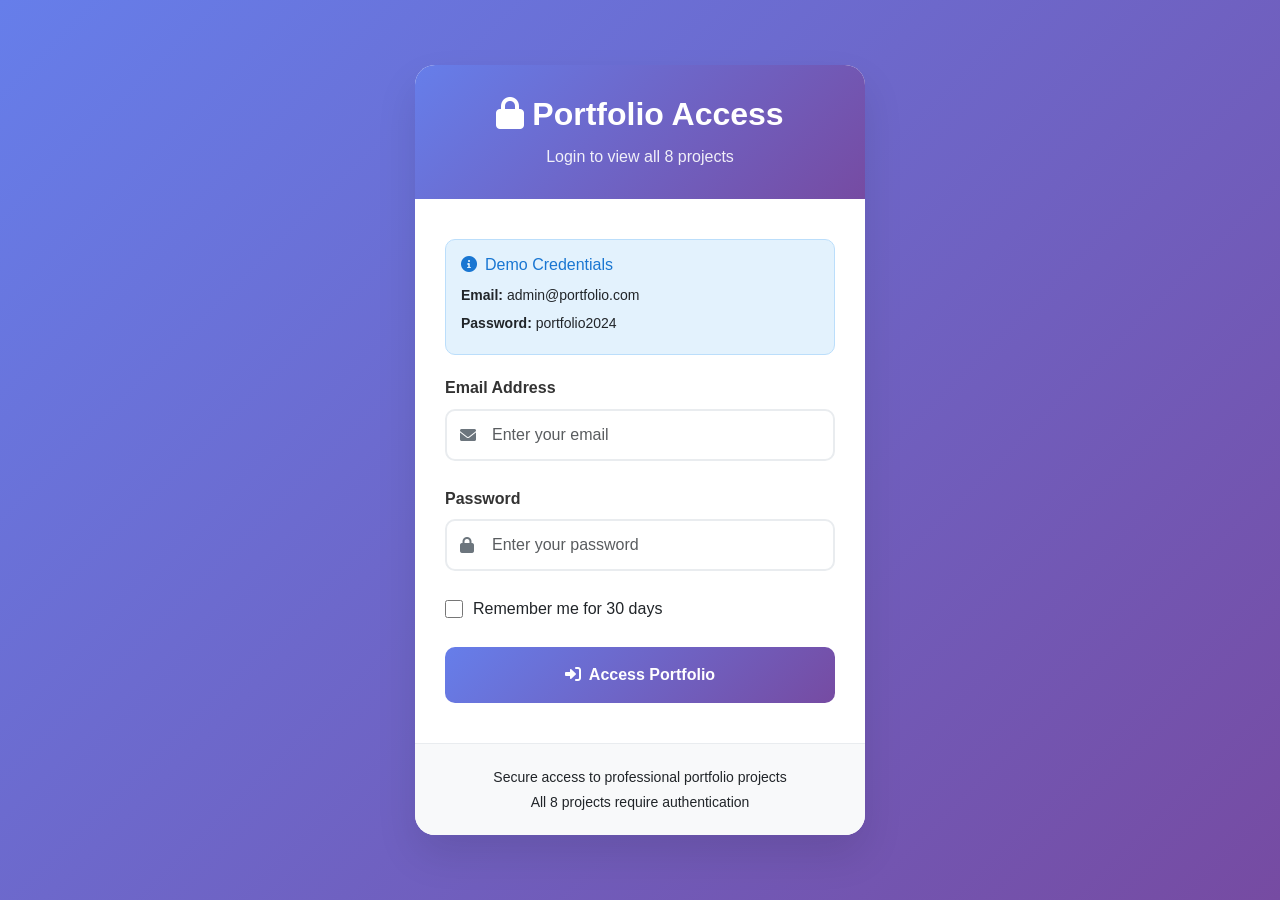
<file: portfolio-showcase-secure.html>
<!DOCTYPE html>
<html lang="en">
<head>
    <meta charset="UTF-8">
    <meta name="viewport" content="width=device-width, initial-scale=1.0">
    <title>Secure Portfolio Showcase - Login Required</title>
    <link href="https://cdn.jsdelivr.net/npm/bootstrap@5.3.0/dist/css/bootstrap.min.css" rel="stylesheet">
    <link rel="stylesheet" href="https://cdnjs.cloudflare.com/ajax/libs/font-awesome/6.0.0/css/all.min.css">
    <style>
        :root {
            --primary-color: #007bff;
            --secondary-color: #6c757d;
            --success-color: #28a745;
            --danger-color: #dc3545;
            --warning-color: #ffc107;
            --info-color: #17a2b8;
            --gradient-primary: linear-gradient(135deg, #667eea 0%, #764ba2 100%);
            --gradient-secondary: linear-gradient(135deg, #f093fb 0%, #f5576c 100%);
        }

        * {
            margin: 0;
            padding: 0;
            box-sizing: border-box;
        }

        body {
            font-family: 'Segoe UI', Tahoma, Geneva, Verdana, sans-serif;
            line-height: 1.6;
            background: linear-gradient(135deg, #667eea 0%, #764ba2 100%);
            min-height: 100vh;
            display: flex;
            align-items: center;
            justify-content: center;
        }

        /* Login Container */
        .login-container {
            background: white;
            border-radius: 20px;
            box-shadow: 0 20px 40px rgba(0,0,0,0.1);
            overflow: hidden;
            width: 100%;
            max-width: 450px;
            transform: translateY(0);
            transition: all 0.3s ease;
        }

        .login-container:hover {
            transform: translateY(-5px);
            box-shadow: 0 25px 50px rgba(0,0,0,0.15);
        }

        .login-header {
            background: var(--gradient-primary);
            color: white;
            padding: 30px;
            text-align: center;
        }

        .login-header h1 {
            font-size: 2rem;
            font-weight: 700;
            margin-bottom: 10px;
        }

        .login-header p {
            opacity: 0.9;
            margin: 0;
        }

        .login-body {
            padding: 40px 30px;
        }

        .form-group {
            margin-bottom: 25px;
        }

        .form-label {
            font-weight: 600;
            color: #333;
            margin-bottom: 8px;
            display: block;
        }

        .form-control {
            width: 100%;
            padding: 12px 15px;
            border: 2px solid #e9ecef;
            border-radius: 10px;
            font-size: 16px;
            transition: all 0.3s ease;
        }

        .form-control:focus {
            outline: none;
            border-color: var(--primary-color);
            box-shadow: 0 0 0 0.2rem rgba(102, 126, 234, 0.25);
        }

        .input-icon {
            position: relative;
        }

        .input-icon i {
            position: absolute;
            left: 15px;
            top: 50%;
            transform: translateY(-50%);
            color: #6c757d;
        }

        .input-icon .form-control {
            padding-left: 45px;
        }

        .btn-login {
            width: 100%;
            padding: 15px;
            background: var(--gradient-primary);
            color: white;
            border: none;
            border-radius: 10px;
            font-size: 16px;
            font-weight: 600;
            cursor: pointer;
            transition: all 0.3s ease;
        }

        .btn-login:hover {
            transform: translateY(-2px);
            box-shadow: 0 5px 15px rgba(102, 126, 234, 0.4);
        }

        .btn-login:disabled {
            opacity: 0.6;
            cursor: not-allowed;
            transform: none;
        }

        .remember-me {
            display: flex;
            align-items: center;
            margin-bottom: 25px;
        }

        .remember-me input[type="checkbox"] {
            margin-right: 10px;
            width: 18px;
            height: 18px;
        }

        .login-footer {
            text-align: center;
            padding: 20px 30px;
            background: #f8f9fa;
            border-top: 1px solid #e9ecef;
        }

        .demo-credentials {
            background: #e3f2fd;
            border: 1px solid #bbdefb;
            border-radius: 10px;
            padding: 15px;
            margin-bottom: 20px;
        }

        .demo-credentials h6 {
            color: #1976d2;
            margin-bottom: 10px;
        }

        .demo-credentials p {
            margin: 5px 0;
            font-size: 14px;
        }

        .error-message {
            background: #f8d7da;
            color: #721c24;
            border: 1px solid #f5c6cb;
            border-radius: 10px;
            padding: 12px;
            margin-bottom: 20px;
            display: none;
        }

        .success-message {
            background: #d4edda;
            color: #155724;
            border: 1px solid #c3e6cb;
            border-radius: 10px;
            padding: 12px;
            margin-bottom: 20px;
            display: none;
        }

        /* Portfolio Showcase Styles (hidden until login) */
        .portfolio-content {
            display: none;
            font-family: 'Segoe UI', Tahoma, Geneva, Verdana, sans-serif;
            line-height: 1.6;
            background: linear-gradient(135deg, #f5f7fa 0%, #c3cfe2 100%);
            min-height: 100vh;
        }

        .hero-section {
            background: var(--gradient-primary);
            color: white;
            padding: 60px 0;
            text-align: center;
            position: relative;
            overflow: hidden;
        }

        .hero-content h1 {
            font-size: 3.5rem;
            font-weight: 800;
            margin-bottom: 20px;
            animation: fadeInUp 1s ease;
        }

        .hero-content p {
            font-size: 1.3rem;
            margin-bottom: 30px;
            opacity: 0.9;
            animation: fadeInUp 1s ease 0.2s;
            animation-fill-mode: both;
        }

        .stats-bar {
            background: white;
            padding: 30px 0;
            box-shadow: 0 5px 15px rgba(0,0,0,0.1);
            margin-bottom: 50px;
        }

        .stat-item {
            text-align: center;
            padding: 20px;
            border-radius: 15px;
            transition: all 0.3s ease;
        }

        .stat-item:hover {
            transform: translateY(-5px);
            box-shadow: 0 10px 25px rgba(0,0,0,0.15);
        }

        .stat-number {
            font-size: 3rem;
            font-weight: 800;
            color: var(--primary-color);
            margin-bottom: 10px;
        }

        .stat-label {
            font-size: 1.1rem;
            color: #6c757d;
            font-weight: 600;
        }

        .projects-grid {
            display: grid;
            grid-template-columns: repeat(auto-fit, minmax(400px, 1fr));
            gap: 30px;
            padding: 0 30px 50px;
        }

        .project-card {
            background: white;
            border-radius: 20px;
            overflow: hidden;
            box-shadow: 0 10px 30px rgba(0,0,0,0.1);
            transition: all 0.3s ease;
            position: relative;
            height: 600px;
            display: flex;
            flex-direction: column;
        }

        .project-card:hover {
            transform: translateY(-10px);
            box-shadow: 0 20px 40px rgba(0,0,0,0.2);
        }

        .project-header {
            background: var(--gradient-primary);
            color: white;
            padding: 25px;
            position: relative;
        }

        .project-number {
            position: absolute;
            top: 15px;
            right: 15px;
            width: 40px;
            height: 40px;
            background: rgba(255,255,255,0.2);
            border-radius: 50%;
            display: flex;
            align-items: center;
            justify-content: center;
            font-weight: 700;
            font-size: 18px;
        }

        .project-title {
            font-size: 1.5rem;
            font-weight: 700;
            margin-bottom: 10px;
        }

        .project-description {
            opacity: 0.9;
            margin-bottom: 15px;
        }

        .project-tech {
            display: flex;
            flex-wrap: wrap;
            gap: 8px;
        }

        .tech-badge {
            background: rgba(255,255,255,0.2);
            padding: 5px 12px;
            border-radius: 20px;
            font-size: 12px;
            font-weight: 600;
        }

        .project-content {
            padding: 25px;
            flex: 1;
            display: flex;
            flex-direction: column;
        }

        .project-features {
            margin-bottom: 20px;
        }

        .feature-item {
            display: flex;
            align-items: center;
            margin-bottom: 12px;
            font-size: 14px;
        }

        .feature-item i {
            color: var(--success-color);
            margin-right: 10px;
            width: 20px;
        }

        .project-preview {
            flex: 1;
            background: #f8f9fa;
            border-radius: 10px;
            padding: 15px;
            margin-bottom: 20px;
            border: 2px dashed #dee2e6;
            display: flex;
            align-items: center;
            justify-content: center;
            min-height: 150px;
            text-align: center;
            color: #6c757d;
        }

        .project-actions {
            margin-top: auto;
            display: flex;
            gap: 10px;
        }

        .btn {
            flex: 1;
            padding: 12px 20px;
            border-radius: 10px;
            font-weight: 600;
            text-decoration: none;
            text-align: center;
            transition: all 0.3s ease;
            border: none;
        }

        .btn-primary {
            background: var(--gradient-primary);
            color: white;
        }

        .btn-primary:hover {
            transform: translateY(-2px);
            box-shadow: 0 5px 15px rgba(102, 126, 234, 0.4);
        }

        .btn-outline-primary {
            background: transparent;
            color: var(--primary-color);
            border: 2px solid var(--primary-color);
        }

        .btn-outline-primary:hover {
            background: var(--primary-color);
            color: white;
        }

        .status-badge {
            position: absolute;
            top: 15px;
            left: 15px;
            background: var(--success-color);
            color: white;
            padding: 5px 12px;
            border-radius: 20px;
            font-size: 11px;
            font-weight: 700;
            text-transform: uppercase;
        }

        .logout-btn {
            position: fixed;
            top: 20px;
            right: 20px;
            background: var(--danger-color);
            color: white;
            border: none;
            padding: 10px 20px;
            border-radius: 25px;
            font-weight: 600;
            cursor: pointer;
            z-index: 1000;
            transition: all 0.3s ease;
        }

        .logout-btn:hover {
            background: #c82333;
            transform: translateY(-2px);
        }

        @keyframes fadeInUp {
            from {
                opacity: 0;
                transform: translateY(30px);
            }
            to {
                opacity: 1;
                transform: translateY(0);
            }
        }

        @media (max-width: 768px) {
            .login-container {
                margin: 20px;
                max-width: none;
            }
            
            .hero-content h1 {
                font-size: 2.5rem;
            }
            
            .projects-grid {
                grid-template-columns: 1fr;
                padding: 0 15px 50px;
            }
            
            .project-card {
                height: auto;
            }
            
            .stat-number {
                font-size: 2rem;
            }
        }
    </style>
</head>
<body>
    <!-- Login Section -->
    <div id="login-section" class="login-container">
        <div class="login-header">
            <h1><i class="fas fa-lock me-2"></i>Portfolio Access</h1>
            <p>Login to view all 8 projects</p>
        </div>
        <div class="login-body">
            <div class="demo-credentials">
                <h6><i class="fas fa-info-circle me-2"></i>Demo Credentials</h6>
                <p><strong>Email:</strong> admin@portfolio.com</p>
                <p><strong>Password:</strong> portfolio2024</p>
            </div>
            
            <div class="error-message" id="error-message">
                <i class="fas fa-exclamation-triangle me-2"></i>
                <span id="error-text">Invalid credentials. Please try again.</span>
            </div>
            
            <div class="success-message" id="success-message">
                <i class="fas fa-check-circle me-2"></i>
                <span>Login successful! Redirecting...</span>
            </div>
            
            <form id="login-form">
                <div class="form-group">
                    <label for="email" class="form-label">Email Address</label>
                    <div class="input-icon">
                        <i class="fas fa-envelope"></i>
                        <input type="email" id="email" class="form-control" placeholder="Enter your email" required>
                    </div>
                </div>
                
                <div class="form-group">
                    <label for="password" class="form-label">Password</label>
                    <div class="input-icon">
                        <i class="fas fa-lock"></i>
                        <input type="password" id="password" class="form-control" placeholder="Enter your password" required>
                    </div>
                </div>
                
                <div class="remember-me">
                    <input type="checkbox" id="remember">
                    <label for="remember">Remember me for 30 days</label>
                </div>
                
                <button type="submit" class="btn-login" id="login-btn">
                    <i class="fas fa-sign-in-alt me-2"></i>Access Portfolio
                </button>
            </form>
        </div>
        <div class="login-footer">
            <p class="mb-0"><small>Secure access to professional portfolio projects</small></p>
            <p class="mb-0"><small>All 8 projects require authentication</small></p>
        </div>
    </div>

    <!-- Portfolio Content (Hidden until login) -->
    <div id="portfolio-content" class="portfolio-content">
        <button class="logout-btn" onclick="logout()">
            <i class="fas fa-sign-out-alt me-2"></i>Logout
        </button>

        <!-- Hero Section -->
        <section class="hero-section">
            <div class="container">
                <div class="hero-content">
                    <h1>Complete Portfolio Showcase</h1>
                    <p>8 Professional Projects • Real Code • Real Skills</p>
                    <div class="d-flex justify-content-center gap-3">
                        <span class="badge bg-light text-dark p-2">HTML5</span>
                        <span class="badge bg-light text-dark p-2">CSS3</span>
                        <span class="badge bg-light text-dark p-2">JavaScript</span>
                        <span class="badge bg-light text-dark p-2">Bootstrap 5</span>
                        <span class="badge bg-light text-dark p-2">APIs</span>
                    </div>
                </div>
            </div>
        </section>

        <!-- Stats Bar -->
        <section class="stats-bar">
            <div class="container">
                <div class="row">
                    <div class="col-md-3 col-6">
                        <div class="stat-item">
                            <div class="stat-number">8</div>
                            <div class="stat-label">Projects</div>
                        </div>
                    </div>
                    <div class="col-md-3 col-6">
                        <div class="stat-item">
                            <div class="stat-number">24</div>
                            <div class="stat-label">Files</div>
                        </div>
                    </div>
                    <div class="col-md-3 col-6">
                        <div class="stat-item">
                            <div class="stat-number">200KB+</div>
                            <div class="stat-label">Code</div>
                        </div>
                    </div>
                    <div class="col-md-3 col-6">
                        <div class="stat-item">
                            <div class="stat-number">100%</div>
                            <div class="stat-label">Complete</div>
                        </div>
                    </div>
                </div>
            </div>
        </section>

        <!-- Projects Grid -->
        <section class="projects-grid">
            <!-- Project 1: Ultimate Landing Page -->
            <div class="project-card">
                <div class="status-badge">Complete</div>
                <div class="project-number">1</div>
                <div class="project-header">
                    <h3 class="project-title">Ultimate Landing Page</h3>
                    <p class="project-description">Complete responsive layout with all essential sections</p>
                    <div class="project-tech">
                        <span class="tech-badge">HTML5</span>
                        <span class="tech-badge">CSS3</span>
                        <span class="tech-badge">Bootstrap</span>
                        <span class="tech-badge">JavaScript</span>
                    </div>
                </div>
                <div class="project-content">
                    <div class="project-preview">
                        <div>
                            <i class="fas fa-home fa-3x mb-3"></i>
                            <p>Navbar, Hero, Categories, Features, Media, Testimonials, CTA, Footer</p>
                        </div>
                    </div>
                    <div class="project-features">
                        <div class="feature-item">
                            <i class="fas fa-check"></i>
                            Responsive Design
                        </div>
                        <div class="feature-item">
                            <i class="fas fa-check"></i>
                            Smooth Animations
                        </div>
                        <div class="feature-item">
                            <i class="fas fa-check"></i>
                            Interactive Elements
                        </div>
                        <div class="feature-item">
                            <i class="fas fa-check"></i>
                            Modern UI/UX
                        </div>
                    </div>
                    <div class="project-actions">
                        <a href="landing-page/index.html" target="_blank" class="btn btn-primary">
                            <i class="fas fa-external-link-alt me-2"></i>View Project
                        </a>
                        <a href="landing-page/" class="btn btn-outline-primary">
                            <i class="fas fa-folder me-2"></i>View Files
                        </a>
                    </div>
                </div>
            </div>

            <!-- Project 2: Master Form Suite -->
            <div class="project-card">
                <div class="status-badge">Complete</div>
                <div class="project-number">2</div>
                <div class="project-header">
                    <h3 class="project-title">Master Form Suite</h3>
                    <p class="project-description">Multi-step forms with comprehensive validation</p>
                    <div class="project-tech">
                        <span class="tech-badge">HTML5</span>
                        <span class="tech-badge">CSS3</span>
                        <span class="tech-badge">JavaScript</span>
                        <span class="tech-badge">Form Validation</span>
                    </div>
                </div>
                <div class="project-content">
                    <div class="project-preview">
                        <div>
                            <i class="fas fa-clipboard-list fa-3x mb-3"></i>
                            <p>Get-Matched, Contact, Auth (Login/Signup), Newsletter</p>
                        </div>
                    </div>
                    <div class="project-features">
                        <div class="feature-item">
                            <i class="fas fa-check"></i>
                            Multi-step Forms
                        </div>
                        <div class="feature-item">
                            <i class="fas fa-check"></i>
                            Real-time Validation
                        </div>
                        <div class="feature-item">
                            <i class="fas fa-check"></i>
                            Progress Indicators
                        </div>
                        <div class="feature-item">
                            <i class="fas fa-check"></i>
                            Error Handling
                        </div>
                    </div>
                    <div class="project-actions">
                        <a href="form-suite/index.html" target="_blank" class="btn btn-primary">
                            <i class="fas fa-external-link-alt me-2"></i>View Project
                        </a>
                        <a href="form-suite/" class="btn btn-outline-primary">
                            <i class="fas fa-folder me-2"></i>View Files
                        </a>
                    </div>
                </div>
            </div>

            <!-- Project 3: Advanced Search Filters -->
            <div class="project-card">
                <div class="status-badge">Complete</div>
                <div class="project-number">3</div>
                <div class="project-header">
                    <h3 class="project-title">Advanced Search Filters</h3>
                    <p class="project-description">Real-time filtering with multiple parameters</p>
                    <div class="project-tech">
                        <span class="tech-badge">JavaScript</span>
                        <span class="tech-badge">HTML5</span>
                        <span class="tech-badge">CSS3</span>
                        <span class="tech-badge">DOM Manipulation</span>
                    </div>
                </div>
                <div class="project-content">
                    <div class="project-preview">
                        <div>
                            <i class="fas fa-search fa-3x mb-3"></i>
                            <p>Price, Category, Location, Real-time Updates</p>
                        </div>
                    </div>
                    <div class="project-features">
                        <div class="feature-item">
                            <i class="fas fa-check"></i>
                            Instant Search
                        </div>
                        <div class="feature-item">
                            <i class="fas fa-check"></i>
                            Category Filtering
                        </div>
                        <div class="feature-item">
                            <i class="fas fa-check"></i>
                            Price Range Slider
                        </div>
                        <div class="feature-item">
                            <i class="fas fa-check"></i>
                            Sorting Options
                        </div>
                    </div>
                    <div class="project-actions">
                        <a href="search-filters/index.html" target="_blank" class="btn btn-primary">
                            <i class="fas fa-external-link-alt me-2"></i>View Project
                        </a>
                        <a href="search-filters/" class="btn btn-outline-primary">
                            <i class="fas fa-folder me-2"></i>View Files
                        </a>
                    </div>
                </div>
            </div>

            <!-- Project 4: AI-Style ChatBot -->
            <div class="project-card">
                <div class="status-badge">Complete</div>
                <div class="project-number">4</div>
                <div class="project-header">
                    <h3 class="project-title">AI-Style ChatBot</h3>
                    <p class="project-description">Interactive chat with keyword-based responses</p>
                    <div class="project-tech">
                        <span class="tech-badge">JavaScript</span>
                        <span class="tech-badge">HTML5</span>
                        <span class="tech-badge">CSS3</span>
                        <span class="tech-badge">WebSocket Sim</span>
                    </div>
                </div>
                <div class="project-content">
                    <div class="project-preview">
                        <div>
                            <i class="fas fa-robot fa-3x mb-3"></i>
                            <p>Keyword Responses, Typing Indicators, Emoji Support</p>
                        </div>
                    </div>
                    <div class="project-features">
                        <div class="feature-item">
                            <i class="fas fa-check"></i>
                            Smart Responses
                        </div>
                        <div class="feature-item">
                            <i class="fas fa-check"></i>
                            Typing Indicators
                        </div>
                        <div class="feature-item">
                            <i class="fas fa-check"></i>
                            Emoji Support
                        </div>
                        <div class="feature-item">
                            <i class="fas fa-check"></i>
                            Conversation Mgmt
                        </div>
                    </div>
                    <div class="project-actions">
                        <a href="chatbot/index.html" target="_blank" class="btn btn-primary">
                            <i class="fas fa-external-link-alt me-2"></i>View Project
                        </a>
                        <a href="chatbot/" class="btn btn-outline-primary">
                            <i class="fas fa-folder me-2"></i>View Files
                        </a>
                    </div>
                </div>
            </div>

            <!-- Project 5: E-commerce Logic -->
            <div class="project-card">
                <div class="status-badge">Complete</div>
                <div class="project-number">5</div>
                <div class="project-header">
                    <h3 class="project-title">E-commerce Logic</h3>
                    <p class="project-description">Shopping cart with state management</p>
                    <div class="project-tech">
                        <span class="tech-badge">JavaScript</span>
                        <span class="tech-badge">HTML5</span>
                        <span class="tech-badge">CSS3</span>
                        <span class="tech-badge">Local Storage</span>
                    </div>
                </div>
                <div class="project-content">
                    <div class="project-preview">
                        <div>
                            <i class="fas fa-shopping-cart fa-3x mb-3"></i>
                            <p>Cart System, Checkout, Wishlist, Order Summary</p>
                        </div>
                    </div>
                    <div class="project-features">
                        <div class="feature-item">
                            <i class="fas fa-check"></i>
                            Shopping Cart
                        </div>
                        <div class="feature-item">
                            <i class="fas fa-check"></i>
                            Checkout Process
                        </div>
                        <div class="feature-item">
                            <i class="fas fa-check"></i>
                            Wishlist System
                        </div>
                        <div class="feature-item">
                            <i class="fas fa-check"></i>
                            Order Management
                        </div>
                    </div>
                    <div class="project-actions">
                        <a href="ecommerce/index.html" target="_blank" class="btn btn-primary">
                            <i class="fas fa-external-link-alt me-2"></i>View Project
                        </a>
                        <a href="ecommerce/" class="btn btn-outline-primary">
                            <i class="fas fa-folder me-2"></i>View Files
                        </a>
                    </div>
                </div>
            </div>

            <!-- Project 6: User Dashboard -->
            <div class="project-card">
                <div class="status-badge">Complete</div>
                <div class="project-number">6</div>
                <div class="project-header">
                    <h3 class="project-title">User Dashboard</h3>
                    <p class="project-description">Protected area with profile management</p>
                    <div class="project-tech">
                        <span class="tech-badge">JavaScript</span>
                        <span class="tech-badge">HTML5</span>
                        <span class="tech-badge">CSS3</span>
                        <span class="tech-badge">Auth Simulation</span>
                    </div>
                </div>
                <div class="project-content">
                    <div class="project-preview">
                        <div>
                            <i class="fas fa-tachometer-alt fa-3x mb-3"></i>
                            <p>Profile Mgmt, Activity Tracking, Settings, Theme Switch</p>
                        </div>
                    </div>
                    <div class="project-features">
                        <div class="feature-item">
                            <i class="fas fa-check"></i>
                            Authentication
                        </div>
                        <div class="feature-item">
                            <i class="fas fa-check"></i>
                            Profile Management
                        </div>
                        <div class="feature-item">
                            <i class="fas fa-check"></i>
                            Activity Tracking
                        </div>
                        <div class="feature-item">
                            <i class="fas fa-check"></i>
                            Theme Switching
                        </div>
                    </div>
                    <div class="project-actions">
                        <a href="user-dashboard/index.html" target="_blank" class="btn btn-primary">
                            <i class="fas fa-external-link-alt me-2"></i>View Project
                        </a>
                        <a href="user-dashboard/" class="btn btn-outline-primary">
                            <i class="fas fa-folder me-2"></i>View Files
                        </a>
                    </div>
                </div>
            </div>

            <!-- Project 7: Simple CMS -->
            <div class="project-card">
                <div class="status-badge">Complete</div>
                <div class="project-number">7</div>
                <div class="project-header">
                    <h3 class="project-title">Simple CMS</h3>
                    <p class="project-description">Admin panel with CRUD operations</p>
                    <div class="project-tech">
                        <span class="tech-badge">JavaScript</span>
                        <span class="tech-badge">HTML5</span>
                        <span class="tech-badge">CSS3</span>
                        <span class="tech-badge">CRUD Operations</span>
                    </div>
                </div>
                <div class="project-content">
                    <div class="project-preview">
                        <div>
                            <i class="fas fa-cms fa-3x mb-3"></i>
                            <p>Create, Read, Update, Delete Content Management</p>
                        </div>
                    </div>
                    <div class="project-features">
                        <div class="feature-item">
                            <i class="fas fa-check"></i>
                            Content CRUD
                        </div>
                        <div class="feature-item">
                            <i class="fas fa-check"></i>
                            Drag & Drop
                        </div>
                        <div class="feature-item">
                            <i class="fas fa-check"></i>
                            Media Management
                        </div>
                        <div class="feature-item">
                            <i class="fas fa-check"></i>
                            Preview Function
                        </div>
                    </div>
                    <div class="project-actions">
                        <a href="cms/index.html" target="_blank" class="btn btn-primary">
                            <i class="fas fa-external-link-alt me-2"></i>View Project
                        </a>
                        <a href="cms/" class="btn btn-outline-primary">
                            <i class="fas fa-folder me-2"></i>View Files
                        </a>
                    </div>
                </div>
            </div>

            <!-- Project 8: Live Data Dashboard -->
            <div class="project-card">
                <div class="status-badge">Complete</div>
                <div class="project-number">8</div>
                <div class="project-header">
                    <h3 class="project-title">Live Data Dashboard</h3>
                    <p class="project-description">Real-time API data fetching and visualization</p>
                    <div class="project-tech">
                        <span class="tech-badge">JavaScript</span>
                        <span class="tech-badge">APIs</span>
                        <span class="tech-badge">Chart.js</span>
                        <span class="tech-badge">Real-time Updates</span>
                    </div>
                </div>
                <div class="project-content">
                    <div class="project-preview">
                        <div>
                            <i class="fas fa-chart-line fa-3x mb-3"></i>
                            <p>Weather API, Crypto API, Auto-refresh, Charts</p>
                        </div>
                    </div>
                    <div class="project-features">
                        <div class="feature-item">
                            <i class="fas fa-check"></i>
                            API Integration
                        </div>
                        <div class="feature-item">
                            <i class="fas fa-check"></i>
                            Real-time Updates
                        </div>
                        <div class="feature-item">
                            <i class="fas fa-check"></i>
                            Data Visualization
                        </div>
                        <div class="feature-item">
                            <i class="fas fa-check"></i>
                            Export Functionality
                        </div>
                    </div>
                    <div class="project-actions">
                        <a href="live-dashboard/index.html" target="_blank" class="btn btn-primary">
                            <i class="fas fa-external-link-alt me-2"></i>View Project
                        </a>
                        <a href="live-dashboard/" class="btn btn-outline-primary">
                            <i class="fas fa-folder me-2"></i>View Files
                        </a>
                    </div>
                </div>
            </div>
        </section>
    </div>

    <script src="https://cdn.jsdelivr.net/npm/bootstrap@5.3.0/dist/js/bootstrap.bundle.min.js"></script>
    <script>
        // Authentication System
        const VALID_CREDENTIALS = {
            email: 'admin@portfolio.com',
            password: 'portfolio2024'
        };

        function checkAuth() {
            const authData = localStorage.getItem('portfolioAuth');
            if (authData) {
                const { email, timestamp } = JSON.parse(authData);
                const now = Date.now();
                const thirtyDays = 30 * 24 * 60 * 60 * 1000; // 30 days in milliseconds
                
                if (now - timestamp < thirtyDays) {
                    showPortfolio();
                    return true;
                }
            }
            return false;
        }

        function login(email, password, rememberMe) {
            if (email === VALID_CREDENTIALS.email && password === VALID_CREDENTIALS.password) {
                const authData = {
                    email: email,
                    timestamp: Date.now()
                };
                
                if (rememberMe) {
                    localStorage.setItem('portfolioAuth', JSON.stringify(authData));
                } else {
                    sessionStorage.setItem('portfolioAuth', JSON.stringify(authData));
                }
                
                showSuccess();
                setTimeout(() => {
                    showPortfolio();
                }, 1500);
                
                return true;
            } else {
                showError();
                return false;
            }
        }

        function logout() {
            localStorage.removeItem('portfolioAuth');
            sessionStorage.removeItem('portfolioAuth');
            showLogin();
        }

        function showLogin() {
            document.getElementById('login-section').style.display = 'block';
            document.getElementById('portfolio-content').style.display = 'none';
            document.body.style.background = 'linear-gradient(135deg, #667eea 0%, #764ba2 100%)';
            document.body.style.alignItems = 'center';
            document.body.style.justifyContent = 'center';
        }

        function showPortfolio() {
            document.getElementById('login-section').style.display = 'none';
            document.getElementById('portfolio-content').style.display = 'block';
            document.body.style.background = '';
            document.body.style.alignItems = '';
            document.body.style.justifyContent = '';
        }

        function showError() {
            const errorMsg = document.getElementById('error-message');
            const successMsg = document.getElementById('success-message');
            errorMsg.style.display = 'block';
            successMsg.style.display = 'none';
            
            // Shake animation
            const loginContainer = document.getElementById('login-section');
            loginContainer.style.animation = 'shake 0.5s';
            setTimeout(() => {
                loginContainer.style.animation = '';
            }, 500);
        }

        function showSuccess() {
            const errorMsg = document.getElementById('error-message');
            const successMsg = document.getElementById('success-message');
            errorMsg.style.display = 'none';
            successMsg.style.display = 'block';
        }

        // Add shake animation
        const style = document.createElement('style');
        style.textContent = `
            @keyframes shake {
                0%, 100% { transform: translateX(0); }
                10%, 30%, 50%, 70%, 90% { transform: translateX(-5px); }
                20%, 40%, 60%, 80% { transform: translateX(5px); }
            }
        `;
        document.head.appendChild(style);

        // Form submission
        document.getElementById('login-form').addEventListener('submit', function(e) {
            e.preventDefault();
            
            const email = document.getElementById('email').value.trim();
            const password = document.getElementById('password').value;
            const rememberMe = document.getElementById('remember').checked;
            
            const loginBtn = document.getElementById('login-btn');
            loginBtn.disabled = true;
            loginBtn.innerHTML = '<i class="fas fa-spinner fa-spin me-2"></i>Authenticating...';
            
            // Simulate authentication delay
            setTimeout(() => {
                login(email, password, rememberMe);
                loginBtn.disabled = false;
                loginBtn.innerHTML = '<i class="fas fa-sign-in-alt me-2"></i>Access Portfolio';
            }, 1000);
        });

        // Check auth on page load
        document.addEventListener('DOMContentLoaded', function() {
            if (!checkAuth()) {
                showLogin();
            }
        });

        // Keyboard shortcuts
        document.addEventListener('keydown', function(e) {
            // Enter to submit login
            if (e.key === 'Enter' && document.activeElement.tagName === 'INPUT') {
                document.getElementById('login-form').dispatchEvent(new Event('submit'));
            }
            
            // Escape to logout (when logged in)
            if (e.key === 'Escape' && document.getElementById('portfolio-content').style.display !== 'none') {
                if (confirm('Are you sure you want to logout?')) {
                    logout();
                }
            }
        });

        // Auto-logout after inactivity (optional)
        let inactivityTimer;
        function resetInactivityTimer() {
            clearTimeout(inactivityTimer);
            inactivityTimer = setTimeout(() => {
                if (document.getElementById('portfolio-content').style.display !== 'none') {
                    alert('Session expired due to inactivity. Please login again.');
                    logout();
                }
            }, 30 * 60 * 1000); // 30 minutes
        }

        document.addEventListener('mousemove', resetInactivityTimer);
        document.addEventListener('keypress', resetInactivityTimer);
        document.addEventListener('click', resetInactivityTimer);
        resetInactivityTimer();
    </script>
</body>
</html>
</file>
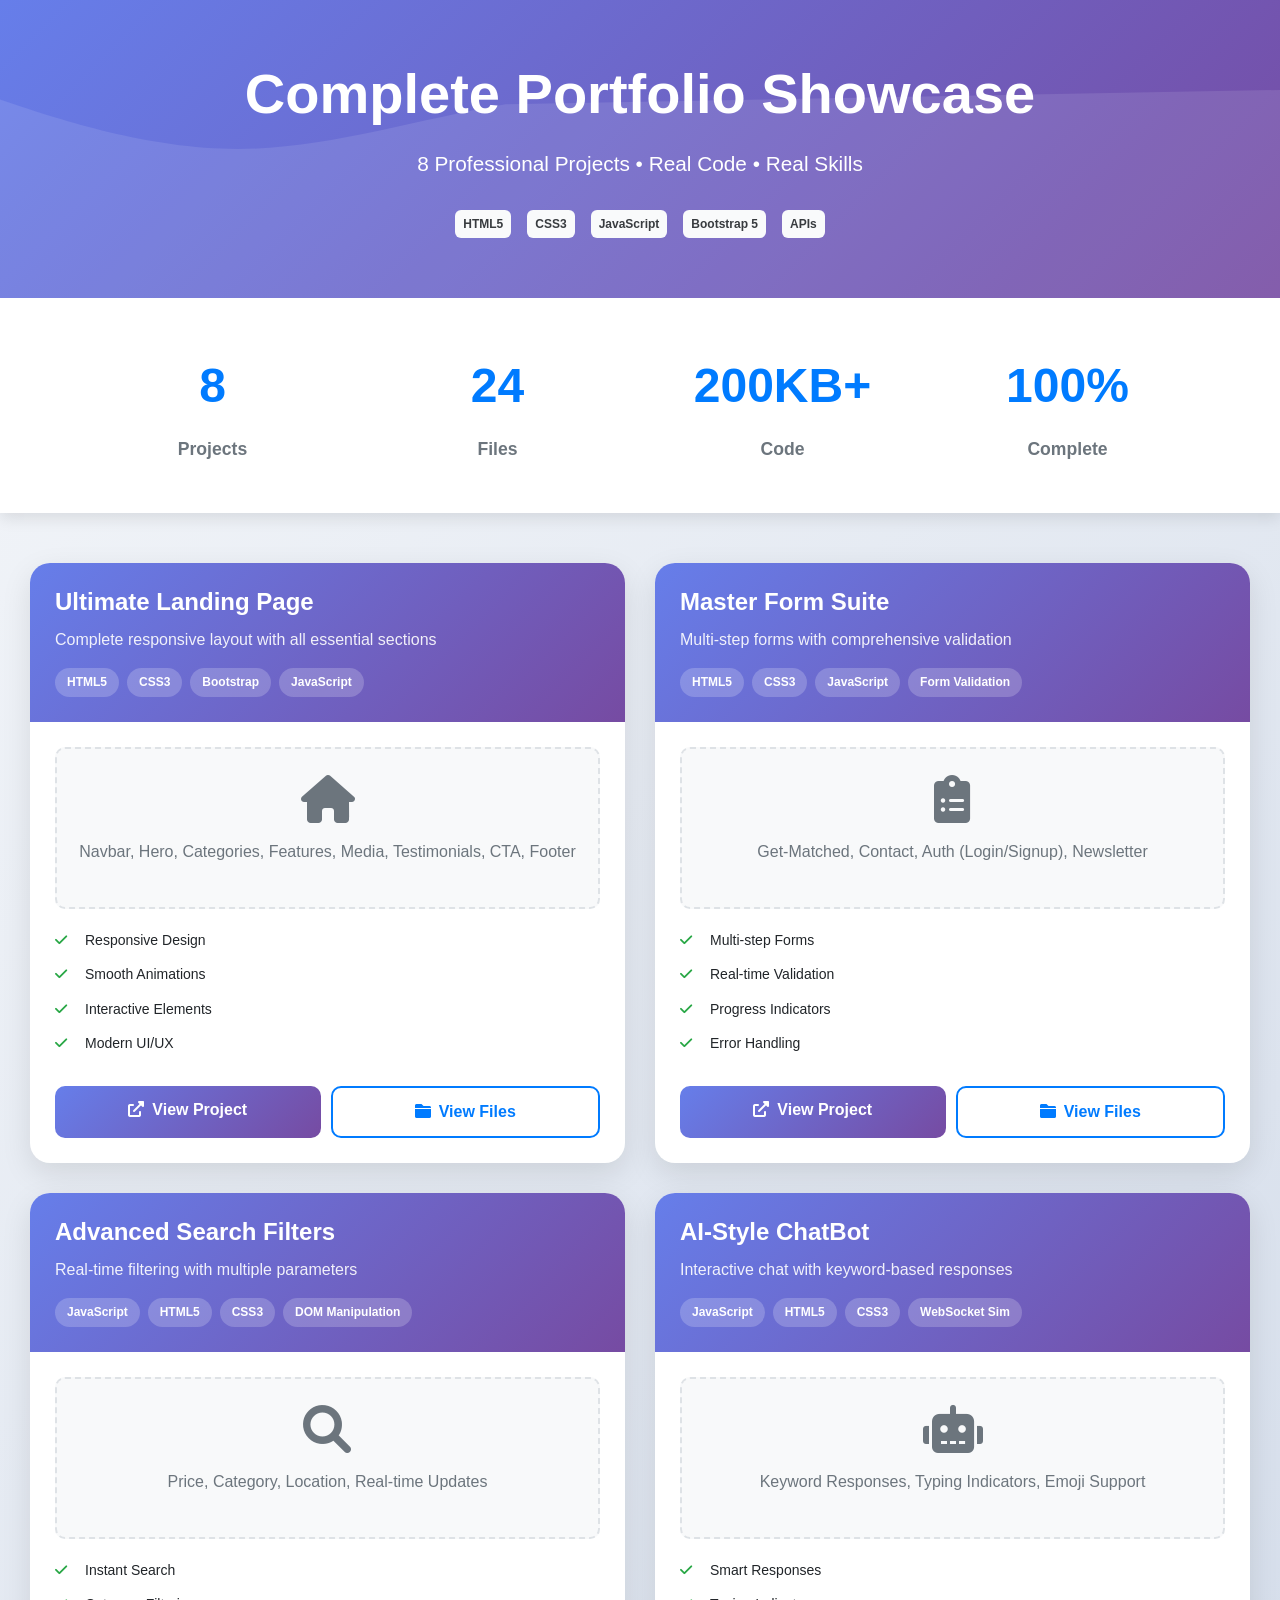
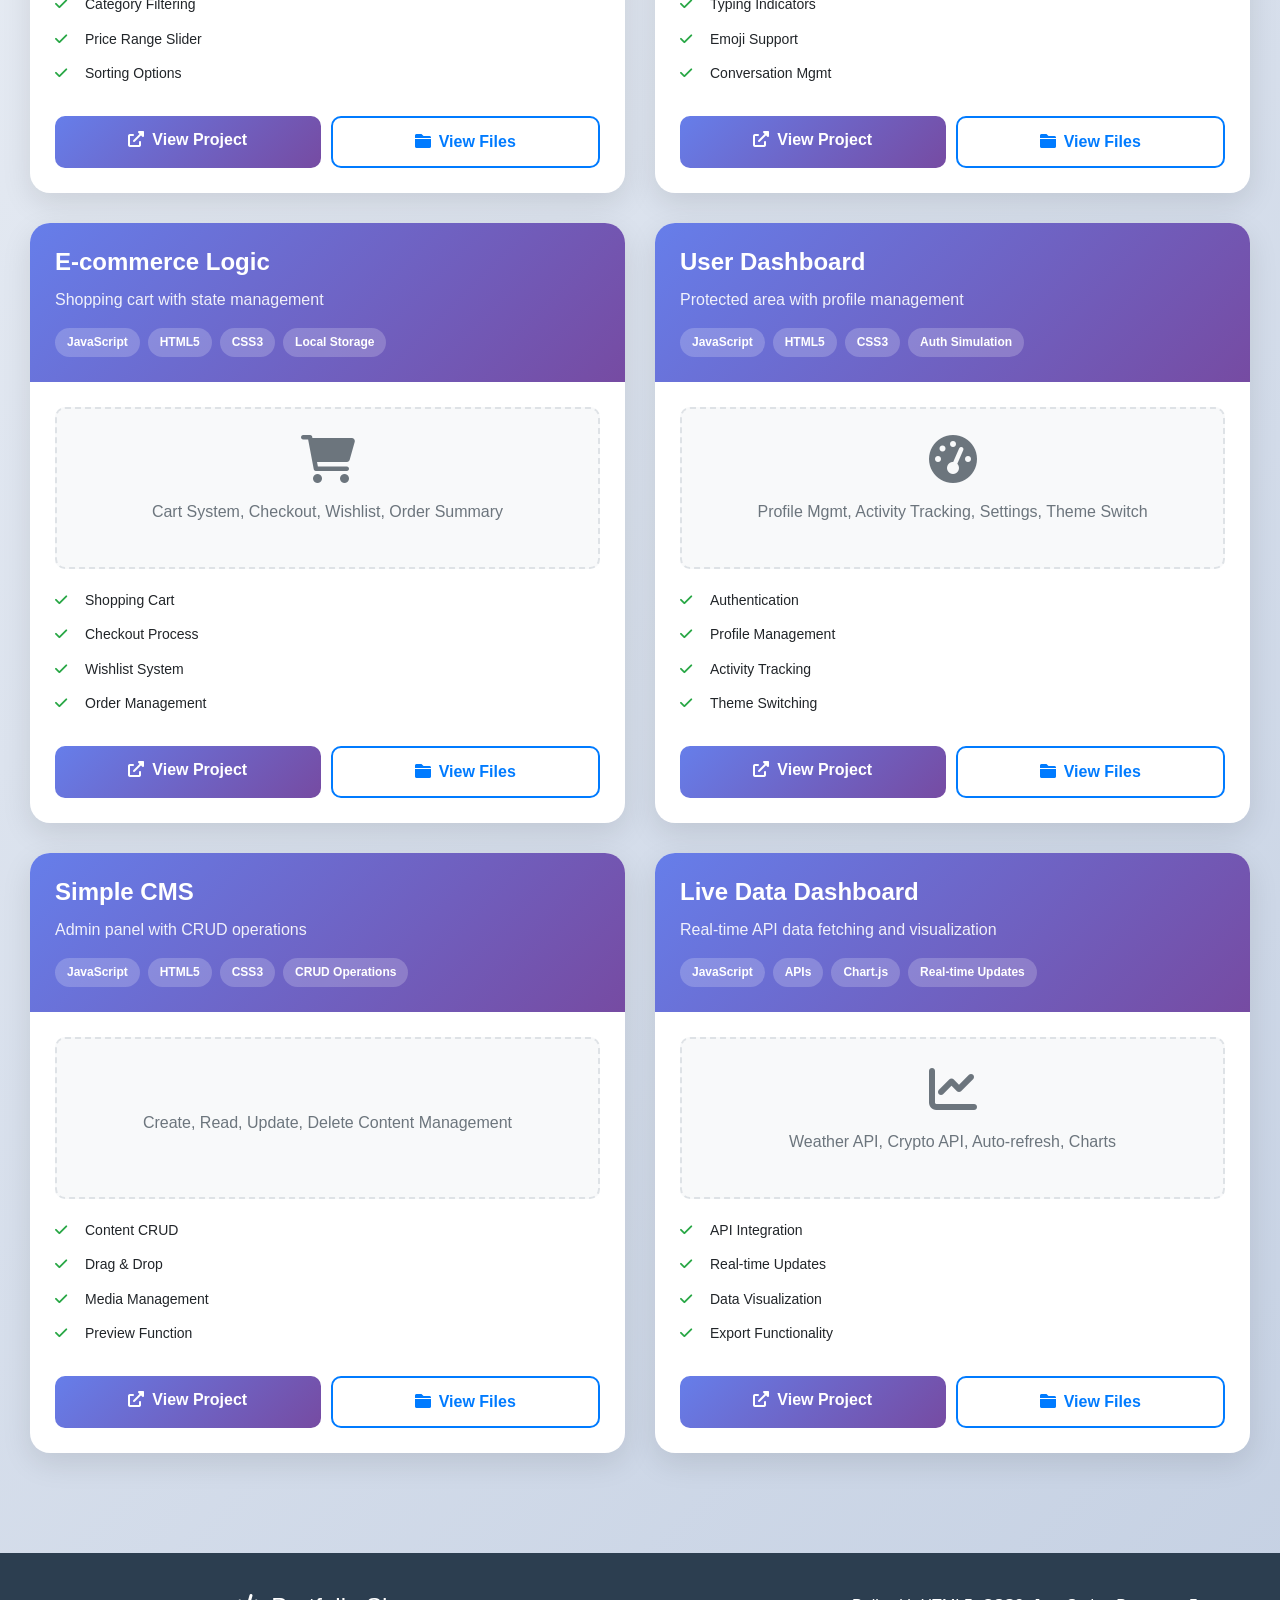
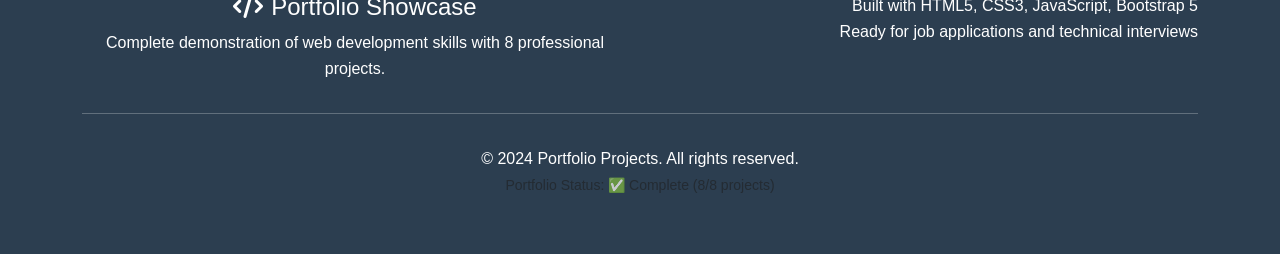
<file: portfolio-showcase.html>
<!DOCTYPE html>
<html lang="en">
<head>
    <meta charset="UTF-8">
    <meta name="viewport" content="width=device-width, initial-scale=1.0">
    <title>Portfolio Showcase - All Projects</title>
    <link href="https://cdn.jsdelivr.net/npm/bootstrap@5.3.0/dist/css/bootstrap.min.css" rel="stylesheet">
    <link rel="stylesheet" href="https://cdnjs.cloudflare.com/ajax/libs/font-awesome/6.0.0/css/all.min.css">
    <style>
        :root {
            --primary-color: #007bff;
            --secondary-color: #6c757d;
            --success-color: #28a745;
            --danger-color: #dc3545;
            --warning-color: #ffc107;
            --info-color: #17a2b8;
            --gradient-primary: linear-gradient(135deg, #667eea 0%, #764ba2 100%);
            --gradient-secondary: linear-gradient(135deg, #f093fb 0%, #f5576c 100%);
        }

        * {
            margin: 0;
            padding: 0;
            box-sizing: border-box;
        }

        body {
            font-family: 'Segoe UI', Tahoma, Geneva, Verdana, sans-serif;
            line-height: 1.6;
            background: linear-gradient(135deg, #f5f7fa 0%, #c3cfe2 100%);
            min-height: 100vh;
        }

        .hero-section {
            background: var(--gradient-primary);
            color: white;
            padding: 60px 0;
            text-align: center;
            position: relative;
            overflow: hidden;
        }

        .hero-section::before {
            content: '';
            position: absolute;
            top: 0;
            left: 0;
            right: 0;
            bottom: 0;
            background: url('data:image/svg+xml,<svg xmlns="http://www.w3.org/2000/svg" viewBox="0 0 1440 320"><path fill="%23ffffff" fill-opacity="0.1" d="M0,96L48,112C96,128,192,160,288,160C384,160,480,128,576,112L1440,96L1440,320L0,320Z"></path></svg>') no-repeat bottom;
            background-size: cover;
        }

        .hero-content h1 {
            font-size: 3.5rem;
            font-weight: 800;
            margin-bottom: 20px;
            animation: fadeInUp 1s ease;
        }

        .hero-content p {
            font-size: 1.3rem;
            margin-bottom: 30px;
            opacity: 0.9;
            animation: fadeInUp 1s ease 0.2s;
            animation-fill-mode: both;
        }

        .stats-bar {
            background: white;
            padding: 30px 0;
            box-shadow: 0 5px 15px rgba(0,0,0,0.1);
            margin-bottom: 50px;
        }

        .stat-item {
            text-align: center;
            padding: 20px;
            border-radius: 15px;
            transition: all 0.3s ease;
        }

        .stat-item:hover {
            transform: translateY(-5px);
            box-shadow: 0 10px 25px rgba(0,0,0,0.15);
        }

        .stat-number {
            font-size: 3rem;
            font-weight: 800;
            color: var(--primary-color);
            margin-bottom: 10px;
        }

        .stat-label {
            font-size: 1.1rem;
            color: #6c757d;
            font-weight: 600;
        }

        .projects-grid {
            display: grid;
            grid-template-columns: repeat(auto-fit, minmax(400px, 1fr));
            gap: 30px;
            padding: 0 30px 50px;
        }

        .project-card {
            background: white;
            border-radius: 20px;
            overflow: hidden;
            box-shadow: 0 10px 30px rgba(0,0,0,0.1);
            transition: all 0.3s ease;
            position: relative;
            height: 600px;
            display: flex;
            flex-direction: column;
        }

        .project-card:hover {
            transform: translateY(-10px);
            box-shadow: 0 20px 40px rgba(0,0,0,0.2);
        }

        .project-header {
            background: var(--gradient-primary);
            color: white;
            padding: 25px;
            position: relative;
        }

        .project-number {
            position: absolute;
            top: 15px;
            right: 15px;
            width: 40px;
            height: 40px;
            background: rgba(255,255,255,0.2);
            border-radius: 50%;
            display: flex;
            align-items: center;
            justify-content: center;
            font-weight: 700;
            font-size: 18px;
        }

        .project-title {
            font-size: 1.5rem;
            font-weight: 700;
            margin-bottom: 10px;
        }

        .project-description {
            opacity: 0.9;
            margin-bottom: 15px;
        }

        .project-tech {
            display: flex;
            flex-wrap: wrap;
            gap: 8px;
        }

        .tech-badge {
            background: rgba(255,255,255,0.2);
            padding: 5px 12px;
            border-radius: 20px;
            font-size: 12px;
            font-weight: 600;
        }

        .project-content {
            padding: 25px;
            flex: 1;
            display: flex;
            flex-direction: column;
        }

        .project-features {
            margin-bottom: 20px;
        }

        .feature-item {
            display: flex;
            align-items: center;
            margin-bottom: 12px;
            font-size: 14px;
        }

        .feature-item i {
            color: var(--success-color);
            margin-right: 10px;
            width: 20px;
        }

        .project-preview {
            flex: 1;
            background: #f8f9fa;
            border-radius: 10px;
            padding: 15px;
            margin-bottom: 20px;
            border: 2px dashed #dee2e6;
            display: flex;
            align-items: center;
            justify-content: center;
            min-height: 150px;
            text-align: center;
            color: #6c757d;
        }

        .project-actions {
            margin-top: auto;
            display: flex;
            gap: 10px;
        }

        .btn {
            flex: 1;
            padding: 12px 20px;
            border-radius: 10px;
            font-weight: 600;
            text-decoration: none;
            text-align: center;
            transition: all 0.3s ease;
            border: none;
        }

        .btn-primary {
            background: var(--gradient-primary);
            color: white;
        }

        .btn-primary:hover {
            transform: translateY(-2px);
            box-shadow: 0 5px 15px rgba(102, 126, 234, 0.4);
        }

        .btn-outline-primary {
            background: transparent;
            color: var(--primary-color);
            border: 2px solid var(--primary-color);
        }

        .btn-outline-primary:hover {
            background: var(--primary-color);
            color: white;
        }

        .status-badge {
            position: absolute;
            top: 15px;
            left: 15px;
            background: var(--success-color);
            color: white;
            padding: 5px 12px;
            border-radius: 20px;
            font-size: 11px;
            font-weight: 700;
            text-transform: uppercase;
        }

        .footer {
            background: #2c3e50;
            color: white;
            padding: 40px 0;
            text-align: center;
            margin-top: 50px;
        }

        @keyframes fadeInUp {
            from {
                opacity: 0;
                transform: translateY(30px);
            }
            to {
                opacity: 1;
                transform: translateY(0);
            }
        }

        @media (max-width: 768px) {
            .hero-content h1 {
                font-size: 2.5rem;
            }
            
            .projects-grid {
                grid-template-columns: 1fr;
                padding: 0 15px 50px;
            }
            
            .project-card {
                height: auto;
            }
            
            .stat-number {
                font-size: 2rem;
            }
        }
    </style>
</head>
<body>
    <!-- Hero Section -->
    <section class="hero-section">
        <div class="container">
            <div class="hero-content">
                <h1>Complete Portfolio Showcase</h1>
                <p>8 Professional Projects • Real Code • Real Skills</p>
                <div class="d-flex justify-content-center gap-3">
                    <span class="badge bg-light text-dark p-2">HTML5</span>
                    <span class="badge bg-light text-dark p-2">CSS3</span>
                    <span class="badge bg-light text-dark p-2">JavaScript</span>
                    <span class="badge bg-light text-dark p-2">Bootstrap 5</span>
                    <span class="badge bg-light text-dark p-2">APIs</span>
                </div>
            </div>
        </div>
    </section>

    <!-- Stats Bar -->
    <section class="stats-bar">
        <div class="container">
            <div class="row">
                <div class="col-md-3 col-6">
                    <div class="stat-item">
                        <div class="stat-number">8</div>
                        <div class="stat-label">Projects</div>
                    </div>
                </div>
                <div class="col-md-3 col-6">
                    <div class="stat-item">
                        <div class="stat-number">24</div>
                        <div class="stat-label">Files</div>
                    </div>
                </div>
                <div class="col-md-3 col-6">
                    <div class="stat-item">
                        <div class="stat-number">200KB+</div>
                        <div class="stat-label">Code</div>
                    </div>
                </div>
                <div class="col-md-3 col-6">
                    <div class="stat-item">
                        <div class="stat-number">100%</div>
                        <div class="stat-label">Complete</div>
                    </div>
                </div>
            </div>
        </div>
    </section>

    <!-- Projects Grid -->
    <section class="projects-grid">
        <!-- Project 1: Ultimate Landing Page -->
        <div class="project-card">
            <div class="status-badge">Complete</div>
            <div class="project-number">1</div>
            <div class="project-header">
                <h3 class="project-title">Ultimate Landing Page</h3>
                <p class="project-description">Complete responsive layout with all essential sections</p>
                <div class="project-tech">
                    <span class="tech-badge">HTML5</span>
                    <span class="tech-badge">CSS3</span>
                    <span class="tech-badge">Bootstrap</span>
                    <span class="tech-badge">JavaScript</span>
                </div>
            </div>
            <div class="project-content">
                <div class="project-preview">
                    <div>
                        <i class="fas fa-home fa-3x mb-3"></i>
                        <p>Navbar, Hero, Categories, Features, Media, Testimonials, CTA, Footer</p>
                    </div>
                </div>
                <div class="project-features">
                    <div class="feature-item">
                        <i class="fas fa-check"></i>
                        Responsive Design
                    </div>
                    <div class="feature-item">
                        <i class="fas fa-check"></i>
                        Smooth Animations
                    </div>
                    <div class="feature-item">
                        <i class="fas fa-check"></i>
                        Interactive Elements
                    </div>
                    <div class="feature-item">
                        <i class="fas fa-check"></i>
                        Modern UI/UX
                    </div>
                </div>
                <div class="project-actions">
                    <a href="landing-page/index.html" target="_blank" class="btn btn-primary">
                        <i class="fas fa-external-link-alt me-2"></i>View Project
                    </a>
                    <a href="landing-page/" class="btn btn-outline-primary">
                        <i class="fas fa-folder me-2"></i>View Files
                    </a>
                </div>
            </div>
        </div>

        <!-- Project 2: Master Form Suite -->
        <div class="project-card">
            <div class="status-badge">Complete</div>
            <div class="project-number">2</div>
            <div class="project-header">
                <h3 class="project-title">Master Form Suite</h3>
                <p class="project-description">Multi-step forms with comprehensive validation</p>
                <div class="project-tech">
                    <span class="tech-badge">HTML5</span>
                    <span class="tech-badge">CSS3</span>
                    <span class="tech-badge">JavaScript</span>
                    <span class="tech-badge">Form Validation</span>
                </div>
            </div>
            <div class="project-content">
                <div class="project-preview">
                    <div>
                        <i class="fas fa-clipboard-list fa-3x mb-3"></i>
                        <p>Get-Matched, Contact, Auth (Login/Signup), Newsletter</p>
                    </div>
                </div>
                <div class="project-features">
                    <div class="feature-item">
                        <i class="fas fa-check"></i>
                        Multi-step Forms
                    </div>
                    <div class="feature-item">
                        <i class="fas fa-check"></i>
                        Real-time Validation
                    </div>
                    <div class="feature-item">
                        <i class="fas fa-check"></i>
                        Progress Indicators
                    </div>
                    <div class="feature-item">
                        <i class="fas fa-check"></i>
                        Error Handling
                    </div>
                </div>
                <div class="project-actions">
                    <a href="form-suite/index.html" target="_blank" class="btn btn-primary">
                        <i class="fas fa-external-link-alt me-2"></i>View Project
                    </a>
                    <a href="form-suite/" class="btn btn-outline-primary">
                        <i class="fas fa-folder me-2"></i>View Files
                    </a>
                </div>
            </div>
        </div>

        <!-- Project 3: Advanced Search Filters -->
        <div class="project-card">
            <div class="status-badge">Complete</div>
            <div class="project-number">3</div>
            <div class="project-header">
                <h3 class="project-title">Advanced Search Filters</h3>
                <p class="project-description">Real-time filtering with multiple parameters</p>
                <div class="project-tech">
                    <span class="tech-badge">JavaScript</span>
                    <span class="tech-badge">HTML5</span>
                    <span class="tech-badge">CSS3</span>
                    <span class="tech-badge">DOM Manipulation</span>
                </div>
            </div>
            <div class="project-content">
                <div class="project-preview">
                    <div>
                        <i class="fas fa-search fa-3x mb-3"></i>
                        <p>Price, Category, Location, Real-time Updates</p>
                    </div>
                </div>
                <div class="project-features">
                    <div class="feature-item">
                        <i class="fas fa-check"></i>
                        Instant Search
                    </div>
                    <div class="feature-item">
                        <i class="fas fa-check"></i>
                        Category Filtering
                    </div>
                    <div class="feature-item">
                        <i class="fas fa-check"></i>
                        Price Range Slider
                    </div>
                    <div class="feature-item">
                        <i class="fas fa-check"></i>
                        Sorting Options
                    </div>
                </div>
                <div class="project-actions">
                    <a href="search-filters/index.html" target="_blank" class="btn btn-primary">
                        <i class="fas fa-external-link-alt me-2"></i>View Project
                    </a>
                    <a href="search-filters/" class="btn btn-outline-primary">
                        <i class="fas fa-folder me-2"></i>View Files
                    </a>
                </div>
            </div>
        </div>

        <!-- Project 4: AI-Style ChatBot -->
        <div class="project-card">
            <div class="status-badge">Complete</div>
            <div class="project-number">4</div>
            <div class="project-header">
                <h3 class="project-title">AI-Style ChatBot</h3>
                <p class="project-description">Interactive chat with keyword-based responses</p>
                <div class="project-tech">
                    <span class="tech-badge">JavaScript</span>
                    <span class="tech-badge">HTML5</span>
                    <span class="tech-badge">CSS3</span>
                    <span class="tech-badge">WebSocket Sim</span>
                </div>
            </div>
            <div class="project-content">
                <div class="project-preview">
                    <div>
                        <i class="fas fa-robot fa-3x mb-3"></i>
                        <p>Keyword Responses, Typing Indicators, Emoji Support</p>
                    </div>
                </div>
                <div class="project-features">
                    <div class="feature-item">
                        <i class="fas fa-check"></i>
                        Smart Responses
                    </div>
                    <div class="feature-item">
                        <i class="fas fa-check"></i>
                        Typing Indicators
                    </div>
                    <div class="feature-item">
                        <i class="fas fa-check"></i>
                        Emoji Support
                    </div>
                    <div class="feature-item">
                        <i class="fas fa-check"></i>
                        Conversation Mgmt
                    </div>
                </div>
                <div class="project-actions">
                    <a href="chatbot/index.html" target="_blank" class="btn btn-primary">
                        <i class="fas fa-external-link-alt me-2"></i>View Project
                    </a>
                    <a href="chatbot/" class="btn btn-outline-primary">
                        <i class="fas fa-folder me-2"></i>View Files
                    </a>
                </div>
            </div>
        </div>

        <!-- Project 5: E-commerce Logic -->
        <div class="project-card">
            <div class="status-badge">Complete</div>
            <div class="project-number">5</div>
            <div class="project-header">
                <h3 class="project-title">E-commerce Logic</h3>
                <p class="project-description">Shopping cart with state management</p>
                <div class="project-tech">
                    <span class="tech-badge">JavaScript</span>
                    <span class="tech-badge">HTML5</span>
                    <span class="tech-badge">CSS3</span>
                    <span class="tech-badge">Local Storage</span>
                </div>
            </div>
            <div class="project-content">
                <div class="project-preview">
                    <div>
                        <i class="fas fa-shopping-cart fa-3x mb-3"></i>
                        <p>Cart System, Checkout, Wishlist, Order Summary</p>
                    </div>
                </div>
                <div class="project-features">
                    <div class="feature-item">
                        <i class="fas fa-check"></i>
                        Shopping Cart
                    </div>
                    <div class="feature-item">
                        <i class="fas fa-check"></i>
                        Checkout Process
                    </div>
                    <div class="feature-item">
                        <i class="fas fa-check"></i>
                        Wishlist System
                    </div>
                    <div class="feature-item">
                        <i class="fas fa-check"></i>
                        Order Management
                    </div>
                </div>
                <div class="project-actions">
                    <a href="ecommerce/index.html" target="_blank" class="btn btn-primary">
                        <i class="fas fa-external-link-alt me-2"></i>View Project
                    </a>
                    <a href="ecommerce/" class="btn btn-outline-primary">
                        <i class="fas fa-folder me-2"></i>View Files
                    </a>
                </div>
            </div>
        </div>

        <!-- Project 6: User Dashboard -->
        <div class="project-card">
            <div class="status-badge">Complete</div>
            <div class="project-number">6</div>
            <div class="project-header">
                <h3 class="project-title">User Dashboard</h3>
                <p class="project-description">Protected area with profile management</p>
                <div class="project-tech">
                    <span class="tech-badge">JavaScript</span>
                    <span class="tech-badge">HTML5</span>
                    <span class="tech-badge">CSS3</span>
                    <span class="tech-badge">Auth Simulation</span>
                </div>
            </div>
            <div class="project-content">
                <div class="project-preview">
                    <div>
                        <i class="fas fa-tachometer-alt fa-3x mb-3"></i>
                        <p>Profile Mgmt, Activity Tracking, Settings, Theme Switch</p>
                    </div>
                </div>
                <div class="project-features">
                    <div class="feature-item">
                        <i class="fas fa-check"></i>
                        Authentication
                    </div>
                    <div class="feature-item">
                        <i class="fas fa-check"></i>
                        Profile Management
                    </div>
                    <div class="feature-item">
                        <i class="fas fa-check"></i>
                        Activity Tracking
                    </div>
                    <div class="feature-item">
                        <i class="fas fa-check"></i>
                        Theme Switching
                    </div>
                </div>
                <div class="project-actions">
                    <a href="user-dashboard/index.html" target="_blank" class="btn btn-primary">
                        <i class="fas fa-external-link-alt me-2"></i>View Project
                    </a>
                    <a href="user-dashboard/" class="btn btn-outline-primary">
                        <i class="fas fa-folder me-2"></i>View Files
                    </a>
                </div>
            </div>
        </div>

        <!-- Project 7: Simple CMS -->
        <div class="project-card">
            <div class="status-badge">Complete</div>
            <div class="project-number">7</div>
            <div class="project-header">
                <h3 class="project-title">Simple CMS</h3>
                <p class="project-description">Admin panel with CRUD operations</p>
                <div class="project-tech">
                    <span class="tech-badge">JavaScript</span>
                    <span class="tech-badge">HTML5</span>
                    <span class="tech-badge">CSS3</span>
                    <span class="tech-badge">CRUD Operations</span>
                </div>
            </div>
            <div class="project-content">
                <div class="project-preview">
                    <div>
                        <i class="fas fa-cms fa-3x mb-3"></i>
                        <p>Create, Read, Update, Delete Content Management</p>
                    </div>
                </div>
                <div class="project-features">
                    <div class="feature-item">
                        <i class="fas fa-check"></i>
                        Content CRUD
                    </div>
                    <div class="feature-item">
                        <i class="fas fa-check"></i>
                        Drag & Drop
                    </div>
                    <div class="feature-item">
                        <i class="fas fa-check"></i>
                        Media Management
                    </div>
                    <div class="feature-item">
                        <i class="fas fa-check"></i>
                        Preview Function
                    </div>
                </div>
                <div class="project-actions">
                    <a href="cms/index.html" target="_blank" class="btn btn-primary">
                        <i class="fas fa-external-link-alt me-2"></i>View Project
                    </a>
                    <a href="cms/" class="btn btn-outline-primary">
                        <i class="fas fa-folder me-2"></i>View Files
                    </a>
                </div>
            </div>
        </div>

        <!-- Project 8: Live Data Dashboard -->
        <div class="project-card">
            <div class="status-badge">Complete</div>
            <div class="project-number">8</div>
            <div class="project-header">
                <h3 class="project-title">Live Data Dashboard</h3>
                <p class="project-description">Real-time API data fetching and visualization</p>
                <div class="project-tech">
                    <span class="tech-badge">JavaScript</span>
                    <span class="tech-badge">APIs</span>
                    <span class="tech-badge">Chart.js</span>
                    <span class="tech-badge">Real-time Updates</span>
                </div>
            </div>
            <div class="project-content">
                <div class="project-preview">
                    <div>
                        <i class="fas fa-chart-line fa-3x mb-3"></i>
                        <p>Weather API, Crypto API, Auto-refresh, Charts</p>
                    </div>
                </div>
                <div class="project-features">
                    <div class="feature-item">
                        <i class="fas fa-check"></i>
                        API Integration
                    </div>
                    <div class="feature-item">
                        <i class="fas fa-check"></i>
                        Real-time Updates
                    </div>
                    <div class="feature-item">
                        <i class="fas fa-check"></i>
                        Data Visualization
                    </div>
                    <div class="feature-item">
                        <i class="fas fa-check"></i>
                        Export Functionality
                    </div>
                </div>
                <div class="project-actions">
                    <a href="live-dashboard/index.html" target="_blank" class="btn btn-primary">
                        <i class="fas fa-external-link-alt me-2"></i>View Project
                    </a>
                    <a href="live-dashboard/" class="btn btn-outline-primary">
                        <i class="fas fa-folder me-2"></i>View Files
                    </a>
                </div>
            </div>
        </div>
    </section>

    <!-- Footer -->
    <footer class="footer">
        <div class="container">
            <div class="row">
                <div class="col-md-6">
                    <h4><i class="fas fa-code me-2"></i>Portfolio Showcase</h4>
                    <p>Complete demonstration of web development skills with 8 professional projects.</p>
                </div>
                <div class="col-md-6 text-md-end">
                    <p class="mb-0">Built with HTML5, CSS3, JavaScript, Bootstrap 5</p>
                    <p class="mb-0">Ready for job applications and technical interviews</p>
                </div>
            </div>
            <hr class="bg-secondary">
            <div class="text-center py-3">
                <p class="mb-0">&copy; 2024 Portfolio Projects. All rights reserved.</p>
                <small class="text-muted">Portfolio Status: ✅ Complete (8/8 projects)</small>
            </div>
        </div>
    </footer>

    <script src="https://cdn.jsdelivr.net/npm/bootstrap@5.3.0/dist/js/bootstrap.bundle.min.js"></script>
</body>
</html>
</file>
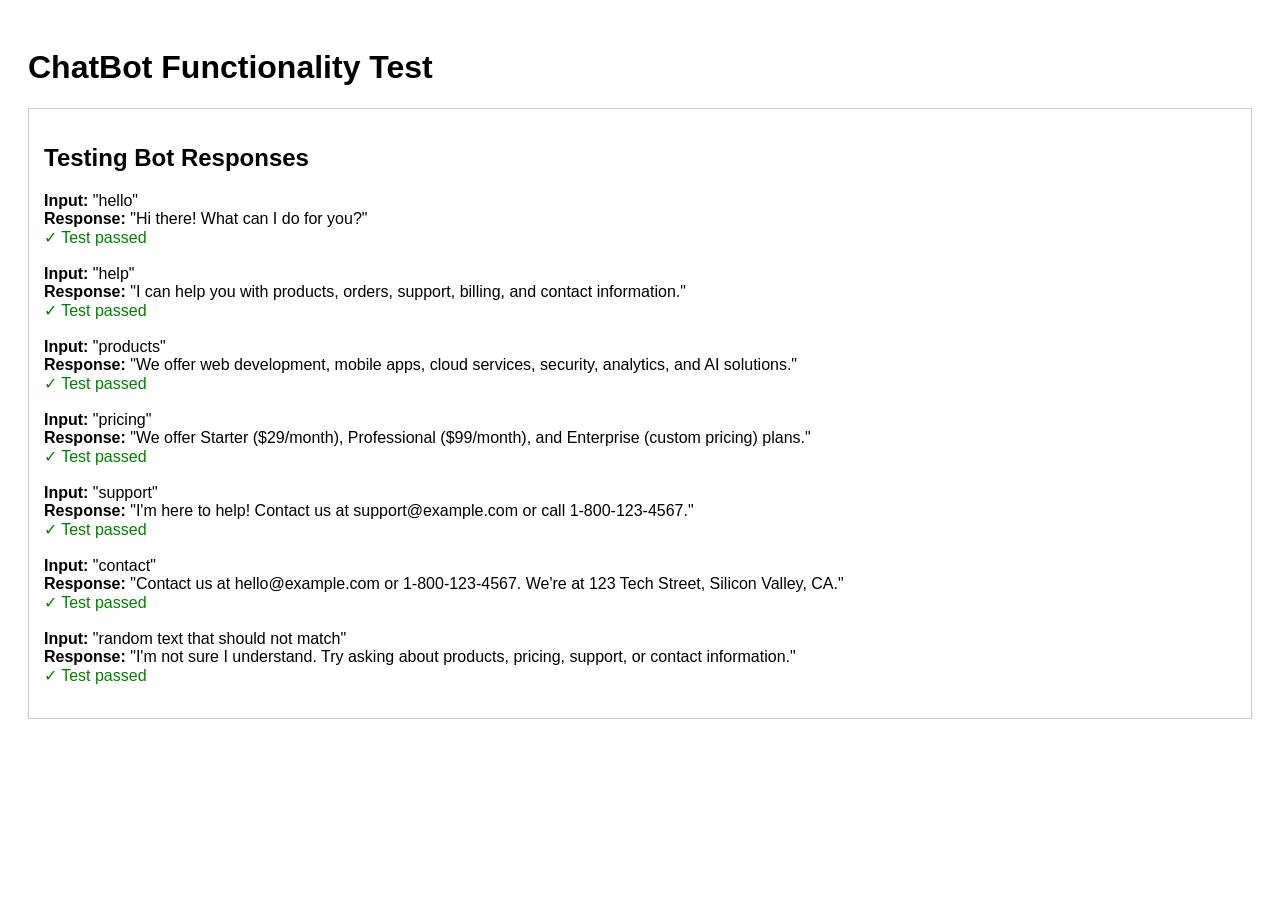
<file: chatbot/test.html>
<!DOCTYPE html>
<html>
<head>
    <title>ChatBot Test</title>
    <style>
        body { font-family: Arial, sans-serif; padding: 20px; }
        .test-section { margin: 20px 0; padding: 15px; border: 1px solid #ccc; }
        .success { color: green; }
        .error { color: red; }
    </style>
</head>
<body>
    <h1>ChatBot Functionality Test</h1>
    
    <div class="test-section">
        <h2>Testing Bot Responses</h2>
        <div id="test-results"></div>
    </div>

    <script>
        // Test the bot response logic
        const botResponses = {
            greetings: {
                keywords: ['hello', 'hi', 'hey', 'good morning', 'good afternoon', 'good evening'],
                responses: [
                    "Hello! How can I help you today?",
                    "Hi there! What can I do for you?",
                    "Hey! Welcome to our chat. How may I assist you?"
                ]
            },
            help: {
                keywords: ['help', 'commands', 'what can you do', 'features'],
                responses: [
                    "I can help you with products, orders, support, billing, and contact information."
                ]
            },
            products: {
                keywords: ['product', 'products', 'service', 'services'],
                responses: [
                    "We offer web development, mobile apps, cloud services, security, analytics, and AI solutions."
                ]
            },
            pricing: {
                keywords: ['price', 'pricing', 'cost', 'fee', 'payment'],
                responses: [
                    "We offer Starter ($29/month), Professional ($99/month), and Enterprise (custom pricing) plans."
                ]
            },
            support: {
                keywords: ['support', 'help', 'issue', 'problem'],
                responses: [
                    "I'm here to help! Contact us at support@example.com or call 1-800-123-4567."
                ]
            },
            contact: {
                keywords: ['contact', 'phone', 'email', 'address'],
                responses: [
                    "Contact us at hello@example.com or 1-800-123-4567. We're at 123 Tech Street, Silicon Valley, CA."
                ]
            },
            unknown: {
                keywords: [],
                responses: [
                    "I'm not sure I understand. Try asking about products, pricing, support, or contact information."
                ]
            }
        };

        function getBotResponse(message) {
            const lowerMessage = message.toLowerCase();
            
            for (const [category, data] of Object.entries(botResponses)) {
                if (category === 'unknown') continue;
                
                const hasKeyword = data.keywords.some(keyword => 
                    lowerMessage.includes(keyword.toLowerCase())
                );
                
                if (hasKeyword) {
                    return data.responses[Math.floor(Math.random() * data.responses.length)];
                }
            }
            
            return botResponses.unknown.responses[0];
        }

        // Test cases
        const testCases = [
            'hello',
            'help',
            'products',
            'pricing',
            'support',
            'contact',
            'random text that should not match'
        ];

        const results = document.getElementById('test-results');
        
        testCases.forEach(test => {
            const response = getBotResponse(test);
            const div = document.createElement('div');
            div.innerHTML = `
                <strong>Input:</strong> "${test}"<br>
                <strong>Response:</strong> "${response}"<br>
                <span class="success">✓ Test passed</span><br><br>
            `;
            results.appendChild(div);
        });
    </script>
</body>
</html>
</file>
<file: chatbot/styles.css>
/* AI-Style ChatBot Styles */

:root {
    --primary-color: #007bff;
    --secondary-color: #6c757d;
    --success-color: #28a745;
    --danger-color: #dc3545;
    --warning-color: #ffc107;
    --info-color: #17a2b8;
    --light-color: #f8f9fa;
    --dark-color: #343a40;
    --bot-primary: #667eea;
    --bot-secondary: #764ba2;
    --user-bg: #e3f2fd;
    --bot-bg: #f5f5f5;
    --gradient-primary: linear-gradient(135deg, #667eea 0%, #764ba2 100%);
    --gradient-secondary: linear-gradient(135deg, #f093fb 0%, #f5576c 100%);
}

* {
    margin: 0;
    padding: 0;
    box-sizing: border-box;
}

body {
    font-family: 'Segoe UI', Tahoma, Geneva, Verdana, sans-serif;
    line-height: 1.6;
    color: #333;
    background: linear-gradient(135deg, #f5f7fa 0%, #c3cfe2 100%);
    min-height: 100vh;
}

/* Header Styles */
header {
    box-shadow: 0 2px 10px rgba(0,0,0,0.1);
}

.status-indicator {
    display: flex;
    align-items: center;
    gap: 8px;
    font-size: 14px;
}

.status-dot {
    width: 8px;
    height: 8px;
    border-radius: 50%;
    animation: pulse 2s infinite;
}

.status-dot.online {
    background: var(--success-color);
}

@keyframes pulse {
    0% {
        box-shadow: 0 0 0 0 rgba(40, 167, 69, 0.7);
    }
    70% {
        box-shadow: 0 0 0 10px rgba(40, 167, 69, 0);
    }
    100% {
        box-shadow: 0 0 0 0 rgba(40, 167, 69, 0);
    }
}

/* Chat Container */
.chat-container {
    background: white;
    border-radius: 20px;
    overflow: hidden;
    height: 600px;
    display: flex;
    flex-direction: column;
    box-shadow: 0 10px 30px rgba(0,0,0,0.1);
}

/* Chat Header */
.chat-header {
    background: var(--gradient-primary);
    color: white;
    padding: 20px;
    display: flex;
    justify-content: space-between;
    align-items: center;
    border-bottom: 1px solid rgba(255,255,255,0.1);
}

.bot-avatar {
    width: 50px;
    height: 50px;
    border-radius: 50%;
    background: rgba(255,255,255,0.2);
    display: flex;
    align-items: center;
    justify-content: center;
    font-size: 24px;
    backdrop-filter: blur(10px);
    border: 2px solid rgba(255,255,255,0.3);
}

.bot-info h5 {
    color: white;
    font-weight: 600;
    margin-bottom: 2px;
}

.bot-info small {
    color: rgba(255,255,255,0.8);
}

.chat-actions .btn {
    border: 1px solid rgba(255,255,255,0.3);
    color: white;
    background: rgba(255,255,255,0.1);
    backdrop-filter: blur(10px);
}

.chat-actions .btn:hover {
    background: rgba(255,255,255,0.2);
    border-color: rgba(255,255,255,0.5);
}

/* Chat Messages */
.chat-messages {
    flex: 1;
    overflow-y: auto;
    padding: 20px;
    background: #fafafa;
    scroll-behavior: smooth;
}

.message {
    display: flex;
    margin-bottom: 20px;
    animation: fadeInUp 0.3s ease;
}

.user-message {
    flex-direction: row-reverse;
}

.message-avatar {
    width: 40px;
    height: 40px;
    border-radius: 50%;
    display: flex;
    align-items: center;
    justify-content: center;
    font-size: 18px;
    margin: 0 12px;
    flex-shrink: 0;
}

.bot-message .message-avatar {
    background: var(--gradient-primary);
    color: white;
}

.user-message .message-avatar {
    background: var(--primary-color);
    color: white;
}

.message-content {
    max-width: 70%;
    display: flex;
    flex-direction: column;
}

.message-bubble {
    padding: 12px 16px;
    border-radius: 18px;
    background: var(--bot-bg);
    color: #333;
    box-shadow: 0 2px 5px rgba(0,0,0,0.05);
    position: relative;
    word-wrap: break-word;
}

.user-message .message-bubble {
    background: var(--user-bg);
    color: #1565c0;
}

.message-bubble p {
    margin: 0;
    line-height: 1.4;
}

.message-bubble ul {
    margin: 8px 0;
    padding-left: 20px;
}

.message-bubble li {
    margin-bottom: 4px;
}

.message-time {
    font-size: 12px;
    color: #999;
    margin-top: 4px;
    padding: 0 12px;
}

.user-message .message-time {
    text-align: right;
}

/* Typing Indicator */
.typing-indicator .typing-bubble {
    background: var(--bot-bg);
    padding: 12px 16px;
    border-radius: 18px;
    box-shadow: 0 2px 5px rgba(0,0,0,0.05);
}

.typing-dots {
    display: flex;
    gap: 4px;
}

.typing-dots span {
    width: 8px;
    height: 8px;
    border-radius: 50%;
    background: #999;
    animation: typing 1.4s infinite;
}

.typing-dots span:nth-child(2) {
    animation-delay: 0.2s;
}

.typing-dots span:nth-child(3) {
    animation-delay: 0.4s;
}

@keyframes typing {
    0%, 60%, 100% {
        transform: translateY(0);
        opacity: 0.5;
    }
    30% {
        transform: translateY(-10px);
        opacity: 1;
    }
}

/* Quick Actions */
.quick-actions {
    padding: 15px 20px;
    background: white;
    border-top: 1px solid #e9ecef;
}

.quick-actions .btn {
    border-radius: 20px;
    font-size: 14px;
    transition: all 0.3s ease;
}

.quick-actions .btn:hover {
    transform: translateY(-2px);
    box-shadow: 0 4px 8px rgba(0,0,0,0.1);
}

/* Chat Input */
.chat-input {
    padding: 20px;
    background: white;
    border-top: 1px solid #e9ecef;
}

.input-group .form-control {
    border: 2px solid #e9ecef;
    border-radius: 25px;
    padding: 12px 20px;
    font-size: 16px;
    transition: all 0.3s ease;
}

.input-group .form-control:focus {
    border-color: var(--primary-color);
    box-shadow: 0 0 0 0.2rem rgba(102, 126, 234, 0.25);
}

.input-group .btn {
    border-radius: 0 25px 25px 0;
    background: var(--gradient-primary);
    border: none;
    padding: 0 20px;
    transition: all 0.3s ease;
}

.input-group .btn:hover {
    transform: scale(1.05);
}

.input-features {
    margin-top: 10px;
}

.input-options .btn {
    border: none;
    background: transparent;
    color: #6c757d;
    padding: 5px 10px;
    font-size: 18px;
    transition: all 0.3s ease;
}

.input-options .btn:hover {
    color: var(--primary-color);
    transform: translateY(-2px);
}

/* Settings Panel */
.settings-panel {
    border-radius: 15px;
    animation: slideDown 0.3s ease;
}

@keyframes slideDown {
    from {
        opacity: 0;
        transform: translateY(-20px);
    }
    to {
        opacity: 1;
        transform: translateY(0);
    }
}

/* Statistics Panel */
.stats-panel {
    border-radius: 15px;
    background: white;
    border: none;
}

.stat-value {
    font-size: 24px;
    font-weight: 700;
    color: var(--primary-color);
}

.stat-label {
    font-size: 12px;
    color: #6c757d;
    text-transform: uppercase;
    letter-spacing: 1px;
}

/* Emoji Picker */
.emoji-picker {
    position: absolute;
    bottom: 100px;
    left: 20px;
    background: white;
    border-radius: 10px;
    box-shadow: 0 5px 20px rgba(0,0,0,0.2);
    padding: 10px;
    z-index: 1000;
}

.emoji-grid {
    display: grid;
    grid-template-columns: repeat(6, 1fr);
    gap: 5px;
}

.emoji-item {
    font-size: 24px;
    padding: 8px;
    border-radius: 8px;
    cursor: pointer;
    transition: all 0.2s ease;
    text-align: center;
}

.emoji-item:hover {
    background: #f0f0f0;
    transform: scale(1.2);
}

/* Animations */
@keyframes fadeInUp {
    from {
        opacity: 0;
        transform: translateY(20px);
    }
    to {
        opacity: 1;
        transform: translateY(0);
    }
}

@keyframes fadeIn {
    from {
        opacity: 0;
    }
    to {
        opacity: 1;
    }
}

/* Message Types */
.message-bubble.code {
    background: #2d3748;
    color: #e2e8f0;
    font-family: 'Courier New', monospace;
    font-size: 14px;
}

.message-bubble.error {
    background: #fee;
    color: #c00;
    border-left: 4px solid var(--danger-color);
}

.message-bubble.success {
    background: #efe;
    color: #060;
    border-left: 4px solid var(--success-color);
}

.message-bubble.warning {
    background: #fff3cd;
    color: #856404;
    border-left: 4px solid var(--warning-color);
}

/* Responsive Design */
@media (max-width: 768px) {
    .chat-container {
        height: calc(100vh - 200px);
        border-radius: 0;
        margin: 0 -15px;
    }
    
    .message-content {
        max-width: 85%;
    }
    
    .quick-actions .btn {
        font-size: 12px;
        padding: 6px 12px;
    }
    
    .emoji-grid {
        grid-template-columns: repeat(4, 1fr);
    }
    
    .stats-panel .row {
        font-size: 14px;
    }
    
    .stat-value {
        font-size: 20px;
    }
}

@media (max-width: 480px) {
    .chat-header {
        padding: 15px;
    }
    
    .bot-avatar {
        width: 40px;
        height: 40px;
        font-size: 20px;
    }
    
    .chat-messages {
        padding: 15px;
    }
    
    .chat-input {
        padding: 15px;
    }
    
    .message-avatar {
        width: 35px;
        height: 35px;
        font-size: 16px;
        margin: 0 8px;
    }
    
    .message-bubble {
        padding: 10px 14px;
        font-size: 14px;
    }
}

/* Accessibility */
.btn:focus, .form-control:focus {
    outline: 2px solid var(--primary-color);
    outline-offset: 2px;
}

.message-bubble:focus {
    outline: 2px solid var(--primary-color);
    outline-offset: 2px;
}

/* Print Styles */
@media print {
    header, .quick-actions, .chat-input, .settings-panel, .stats-panel {
        display: none;
    }
    
    .chat-container {
        height: auto;
        box-shadow: none;
        border: 1px solid #dee2e6;
    }
    
    .message {
        break-inside: avoid;
    }
}

/* High Contrast Mode */
@media (prefers-contrast: high) {
    .message-bubble {
        border: 2px solid #000;
    }
    
    .bot-message .message-bubble {
        background: #fff;
        color: #000;
    }
    
    .user-message .message-bubble {
        background: #000;
        color: #fff;
    }
}

/* Reduced Motion */
@media (prefers-reduced-motion: reduce) {
    * {
        animation-duration: 0.01ms !important;
        animation-iteration-count: 1 !important;
        transition-duration: 0.01ms !important;
    }
    
    .status-dot {
        animation: none;
    }
    
    .typing-dots span {
        animation: none;
        opacity: 1;
    }
}

/* Dark Mode Support */
@media (prefers-color-scheme: dark) {
    .chat-messages {
        background: #2d3748;
    }
    
    .message-bubble {
        background: #4a5568;
        color: #e2e8f0;
    }
    
    .user-message .message-bubble {
        background: #2b6cb0;
        color: #e2e8f0;
    }
    
    .quick-actions, .chat-input {
        background: #2d3748;
    }
    
    .input-group .form-control {
        background: #4a5568;
        border-color: #718096;
        color: #e2e8f0;
    }
    
    .emoji-picker {
        background: #4a5568;
        color: #e2e8f0;
    }
    
    .emoji-item:hover {
        background: #718096;
    }
}
</file>
<file: cms/styles.css>
/* Simple CMS Styles */

:root {
    --primary-color: #007bff;
    --secondary-color: #6c757d;
    --success-color: #28a745;
    --danger-color: #dc3545;
    --warning-color: #ffc107;
    --info-color: #17a2b8;
    --light-color: #f8f9fa;
    --dark-color: #343a40;
    --gradient-primary: linear-gradient(135deg, #667eea 0%, #764ba2 100%);
    --gradient-secondary: linear-gradient(135deg, #f093fb 0%, #f5576c 100%);
}

* {
    margin: 0;
    padding: 0;
    box-sizing: border-box;
}

body {
    font-family: 'Segoe UI', Tahoma, Geneva, Verdana, sans-serif;
    line-height: 1.6;
    color: #333;
    background: linear-gradient(135deg, #f5f7fa 0%, #c3cfe2 100%);
    min-height: 100vh;
}

/* Header */
header {
    box-shadow: 0 2px 10px rgba(0,0,0,0.1);
}

header .btn {
    border-radius: 20px;
    transition: all 0.3s ease;
}

header .btn:hover {
    transform: translateY(-2px);
    box-shadow: 0 4px 8px rgba(0,0,0,0.2);
}

/* Stats Cards */
.stat-card {
    background: white;
    border-radius: 15px;
    padding: 25px;
    box-shadow: 0 5px 15px rgba(0,0,0,0.08);
    transition: all 0.3s ease;
    display: flex;
    align-items: center;
    gap: 20px;
    border: 1px solid #e9ecef;
}

.stat-card:hover {
    transform: translateY(-5px);
    box-shadow: 0 15px 35px rgba(0,0,0,0.15);
}

.stat-icon {
    width: 60px;
    height: 60px;
    border-radius: 50%;
    display: flex;
    align-items: center;
    justify-content: center;
    font-size: 24px;
    color: white;
    flex-shrink: 0;
}

.stat-icon.bg-primary {
    background: var(--gradient-primary);
}

.stat-icon.bg-success {
    background: linear-gradient(135deg, #28a745 0%, #20c997 100%);
}

.stat-icon.bg-warning {
    background: linear-gradient(135deg, #ffc107 0%, #ff9800 100%);
}

.stat-icon.bg-info {
    background: linear-gradient(135deg, #17a2b8 0%, #00bcd4 100%);
}

.stat-content h3 {
    font-size: 28px;
    font-weight: 700;
    margin-bottom: 5px;
    color: #333;
}

.stat-content p {
    margin: 0;
    color: #6c757d;
    font-weight: 500;
}

/* Sidebar Navigation */
.sidebar-nav {
    background: white;
    border-radius: 15px;
    padding: 20px;
    box-shadow: 0 5px 15px rgba(0,0,0,0.08);
    position: sticky;
    top: 20px;
    border: 1px solid #e9ecef;
}

.sidebar-nav .nav-link {
    color: #6c757d;
    padding: 12px 16px;
    border-radius: 10px;
    margin-bottom: 5px;
    transition: all 0.3s ease;
    border: 1px solid transparent;
}

.sidebar-nav .nav-link:hover {
    background: #f8f9fa;
    color: var(--primary-color);
    transform: translateX(5px);
}

.sidebar-nav .nav-link.active {
    background: var(--gradient-primary);
    color: white;
    border-color: transparent;
}

.sidebar-nav .nav-link i {
    width: 20px;
    text-align: center;
}

/* Content Sections */
.content-section {
    animation: fadeIn 0.5s ease;
}

.card {
    border: none;
    border-radius: 15px;
    box-shadow: 0 5px 15px rgba(0,0,0,0.08);
    margin-bottom: 25px;
    transition: all 0.3s ease;
}

.card:hover {
    box-shadow: 0 8px 25px rgba(0,0,0,0.12);
}

.card-header {
    background: linear-gradient(135deg, #f8f9fa 0%, #e9ecef 100%);
    border-bottom: 1px solid #e9ecef;
    border-radius: 15px 15px 0 0 !important;
    padding: 20px;
}

.card-header h5 {
    margin: 0;
    color: #333;
    font-weight: 600;
}

.card-body {
    padding: 25px;
}

/* Content Items */
.content-item {
    background: #f8f9fa;
    border-radius: 10px;
    padding: 20px;
    margin-bottom: 15px;
    border: 1px solid #e9ecef;
    transition: all 0.3s ease;
}

.content-item:hover {
    background: #e9ecef;
    transform: translateY(-2px);
}

.content-item-header {
    display: flex;
    justify-content: space-between;
    align-items: flex-start;
    margin-bottom: 15px;
}

.content-item-title {
    font-size: 18px;
    font-weight: 600;
    color: #333;
    margin-bottom: 5px;
}

.content-item-subtitle {
    color: #6c757d;
    font-size: 14px;
}

.content-item-status {
    padding: 4px 12px;
    border-radius: 20px;
    font-size: 12px;
    font-weight: 600;
    text-transform: uppercase;
}

.content-item-status.published {
    background: #d4edda;
    color: #155724;
}

.content-item-status.draft {
    background: #fff3cd;
    color: #856404;
}

.content-item-description {
    color: #666;
    margin-bottom: 15px;
    line-height: 1.5;
}

.content-item-image {
    width: 100px;
    height: 100px;
    border-radius: 8px;
    overflow: hidden;
    margin-right: 15px;
    flex-shrink: 0;
}

.content-item-image img {
    width: 100%;
    height: 100%;
    object-fit: cover;
}

.content-item-actions {
    display: flex;
    gap: 10px;
}

.content-item-actions .btn {
    padding: 6px 12px;
    font-size: 14px;
}

/* Media Grid */
.media-grid {
    display: grid;
    grid-template-columns: repeat(auto-fill, minmax(200px, 1fr));
    gap: 20px;
}

.media-item {
    background: white;
    border-radius: 10px;
    overflow: hidden;
    box-shadow: 0 2px 8px rgba(0,0,0,0.1);
    transition: all 0.3s ease;
    cursor: pointer;
}

.media-item:hover {
    transform: translateY(-5px);
    box-shadow: 0 8px 20px rgba(0,0,0,0.15);
}

.media-item-image {
    height: 150px;
    background: #f8f9fa;
    display: flex;
    align-items: center;
    justify-content: center;
    overflow: hidden;
}

.media-item-image img {
    width: 100%;
    height: 100%;
    object-fit: cover;
}

.media-item-image i {
    font-size: 48px;
    color: #dee2e6;
}

.media-item-info {
    padding: 15px;
}

.media-item-name {
    font-weight: 600;
    margin-bottom: 5px;
    color: #333;
    white-space: nowrap;
    overflow: hidden;
    text-overflow: ellipsis;
}

.media-item-type {
    font-size: 12px;
    color: #6c757d;
    text-transform: uppercase;
    letter-spacing: 1px;
}

.media-item-actions {
    padding: 0 15px 15px;
    display: flex;
    gap: 8px;
}

.media-item-actions .btn {
    flex: 1;
    padding: 6px;
    font-size: 12px;
}

/* Forms */
.form-control {
    border: 2px solid #e9ecef;
    border-radius: 10px;
    padding: 12px 15px;
    transition: all 0.3s ease;
}

.form-control:focus {
    border-color: var(--primary-color);
    box-shadow: 0 0 0 0.2rem rgba(102, 126, 234, 0.25);
    transform: translateY(-1px);
}

.form-label {
    font-weight: 600;
    color: #495057;
    margin-bottom: 8px;
}

/* Buttons */
.btn {
    border-radius: 10px;
    font-weight: 600;
    padding: 12px 24px;
    transition: all 0.3s ease;
    border: none;
}

.btn-primary {
    background: var(--gradient-primary);
}

.btn-primary:hover {
    transform: translateY(-2px);
    box-shadow: 0 5px 15px rgba(102, 126, 234, 0.4);
}

.btn-outline-primary:hover {
    transform: translateY(-2px);
}

.btn-danger:hover {
    transform: translateY(-2px);
}

.btn-success:hover {
    transform: translateY(-2px);
}

.btn-warning:hover {
    transform: translateY(-2px);
}

.btn-info:hover {
    transform: translateY(-2px);
}

/* Activity Items */
.activity-item {
    display: flex;
    align-items: center;
    padding: 15px;
    border-bottom: 1px solid #e9ecef;
    transition: background 0.3s ease;
}

.activity-item:hover {
    background: #f8f9fa;
}

.activity-item:last-child {
    border-bottom: none;
}

.activity-icon {
    width: 40px;
    height: 40px;
    border-radius: 50%;
    display: flex;
    align-items: center;
    justify-content: center;
    font-size: 16px;
    color: white;
    margin-right: 15px;
    flex-shrink: 0;
}

.activity-icon.create {
    background: var(--gradient-primary);
}

.activity-icon.update {
    background: linear-gradient(135deg, #28a745 0%, #20c997 100%);
}

.activity-icon.delete {
    background: linear-gradient(135deg, #dc3545 0%, #c82333 100%);
}

.activity-icon.publish {
    background: linear-gradient(135deg, #ffc107 0%, #ff9800 100%);
}

.activity-details {
    flex: 1;
}

.activity-title {
    font-weight: 600;
    margin-bottom: 2px;
    color: #333;
}

.activity-description {
    color: #6c757d;
    font-size: 14px;
    margin-bottom: 2px;
}

.activity-time {
    color: #999;
    font-size: 12px;
}

/* Empty States */
.empty-state {
    text-align: center;
    padding: 40px;
    color: #6c757d;
}

.empty-state i {
    font-size: 48px;
    margin-bottom: 20px;
    opacity: 0.5;
}

.empty-state h5 {
    margin-bottom: 10px;
    color: #495057;
}

/* Media Filters */
.media-filters .btn-group .btn {
    border-radius: 0;
}

.media-filters .btn-group .btn:first-child {
    border-radius: 8px 0 0 8px;
}

.media-filters .btn-group .btn:last-child {
    border-radius: 0 8px 8px 0;
}

/* Modal Styles */
.modal-content {
    border: none;
    border-radius: 20px;
    box-shadow: 0 10px 30px rgba(0,0,0,0.2);
}

.modal-header {
    border-bottom: 1px solid #e9ecef;
    padding: 20px;
}

.modal-body {
    padding: 20px;
}

.modal-footer {
    border-top: 1px solid #e9ecef;
    padding: 20px;
}

/* Drag and Drop */
.drag-over {
    background: #e3f2fd;
    border-color: var(--primary-color);
}

.dragging {
    opacity: 0.5;
}

/* Animations */
@keyframes fadeIn {
    from {
        opacity: 0;
        transform: translateY(20px);
    }
    to {
        opacity: 1;
        transform: translateY(0);
    }
}

@keyframes slideIn {
    from {
        opacity: 0;
        transform: translateX(-20px);
    }
    to {
        opacity: 1;
        transform: translateX(0);
    }
}

/* Responsive Design */
@media (max-width: 992px) {
    .sidebar-nav {
        position: static;
        margin-bottom: 20px;
    }
    
    .stat-card {
        margin-bottom: 20px;
    }
}

@media (max-width: 768px) {
    header .row {
        text-align: center;
    }
    
    header .text-end {
        text-align: center !important;
        margin-top: 10px;
    }
    
    .stat-card {
        flex-direction: column;
        text-align: center;
        gap: 15px;
    }
    
    .stat-icon {
        margin: 0 auto;
    }
    
    .sidebar-nav .nav-link {
        text-align: center;
    }
    
    .sidebar-nav .nav-link i {
        display: block;
        margin-bottom: 5px;
    }
    
    .content-item-header {
        flex-direction: column;
        gap: 10px;
    }
    
    .content-item-actions {
        flex-wrap: wrap;
    }
    
    .media-grid {
        grid-template-columns: repeat(auto-fill, minmax(150px, 1fr));
        gap: 15px;
    }
}

@media (max-width: 480px) {
    .card-body {
        padding: 20px 15px;
    }
    
    .btn {
        display: block;
        width: 100%;
        margin-bottom: 10px;
    }
    
    .content-item {
        padding: 15px;
    }
    
    .content-item-image {
        width: 80px;
        height: 80px;
    }
    
    .media-grid {
        grid-template-columns: 1fr;
    }
}

/* Loading States */
.loading {
    display: inline-block;
    width: 20px;
    height: 20px;
    border: 3px solid rgba(255,255,255,.3);
    border-radius: 50%;
    border-top-color: #fff;
    animation: spin 1s ease-in-out infinite;
}

@keyframes spin {
    to { transform: rotate(360deg); }
}

/* Accessibility */
.btn:focus, .form-control:focus {
    outline: 2px solid var(--primary-color);
    outline-offset: 2px;
}

/* Print Styles */
@media print {
    header, .sidebar-nav {
        display: none;
    }
    
    .card {
        box-shadow: none;
        border: 1px solid #dee2e6;
        break-inside: avoid;
    }
}

/* High Contrast Mode */
@media (prefers-contrast: high) {
    .card {
        border: 2px solid #000;
    }
    
    .form-control {
        border: 2px solid #000;
    }
}

/* Reduced Motion */
@media (prefers-reduced-motion: reduce) {
    * {
        animation-duration: 0.01ms !important;
        animation-iteration-count: 1 !important;
        transition-duration: 0.01ms !important;
    }
}
</file>
<file: form-suite/styles.css>
/* Master Form Suite Styles */

:root {
    --primary-color: #007bff;
    --secondary-color: #6c757d;
    --success-color: #28a745;
    --danger-color: #dc3545;
    --warning-color: #ffc107;
    --info-color: #17a2b8;
    --light-color: #f8f9fa;
    --dark-color: #343a40;
    --gradient-primary: linear-gradient(135deg, #667eea 0%, #764ba2 100%);
    --gradient-secondary: linear-gradient(135deg, #f093fb 0%, #f5576c 100%);
}

* {
    margin: 0;
    padding: 0;
    box-sizing: border-box;
}

body {
    font-family: 'Segoe UI', Tahoma, Geneva, Verdana, sans-serif;
    line-height: 1.6;
    color: #333;
    background: linear-gradient(135deg, #f5f7fa 0%, #c3cfe2 100%);
    min-height: 100vh;
}

/* Header Styles */
header {
    box-shadow: 0 2px 10px rgba(0,0,0,0.1);
}

header .btn-group .btn {
    border-radius: 20px;
    font-weight: 500;
    transition: all 0.3s ease;
}

header .btn-group .btn:hover {
    transform: translateY(-2px);
    box-shadow: 0 4px 8px rgba(0,0,0,0.2);
}

header .btn-group .btn.active {
    background: rgba(255,255,255,0.2);
    border-color: rgba(255,255,255,0.4);
}

/* Form Container */
.form-container {
    display: none;
    animation: fadeIn 0.5s ease;
}

.form-container.active {
    display: block;
}

.card {
    border: none;
    border-radius: 20px;
    overflow: hidden;
    transition: all 0.3s ease;
}

.card:hover {
    transform: translateY(-5px);
    box-shadow: 0 15px 35px rgba(0,0,0,0.15) !important;
}

/* Multi-step Form Styles */
.progress {
    background: rgba(0,0,0,0.1);
    border-radius: 10px;
    overflow: hidden;
}

.progress-bar {
    transition: width 0.5s ease;
    background: var(--gradient-primary);
}

.step-indicators {
    position: relative;
}

.step {
    text-align: center;
    flex: 1;
    position: relative;
}

.step-circle {
    width: 40px;
    height: 40px;
    border-radius: 50%;
    background: #e9ecef;
    color: #6c757d;
    display: flex;
    align-items: center;
    justify-content: center;
    margin: 0 auto 10px;
    font-weight: 600;
    transition: all 0.3s ease;
    position: relative;
    z-index: 2;
}

.step.active .step-circle {
    background: var(--gradient-primary);
    color: white;
    transform: scale(1.1);
    box-shadow: 0 4px 10px rgba(102, 126, 234, 0.4);
}

.step.completed .step-circle {
    background: var(--success-color);
    color: white;
}

.step:not(:last-child)::after {
    content: '';
    position: absolute;
    top: 20px;
    left: 50%;
    width: 100%;
    height: 2px;
    background: #e9ecef;
    z-index: 1;
}

.step.completed:not(:last-child)::after {
    background: var(--success-color);
}

.step small {
    font-weight: 500;
    color: #6c757d;
    transition: color 0.3s ease;
}

.step.active small {
    color: var(--primary-color);
    font-weight: 600;
}

/* Form Steps */
.form-step {
    display: none;
    animation: slideIn 0.5s ease;
}

.form-step.active {
    display: block;
}

@keyframes slideIn {
    from {
        opacity: 0;
        transform: translateX(30px);
    }
    to {
        opacity: 1;
        transform: translateX(0);
    }
}

/* Form Controls */
.form-control, .form-select {
    border: 2px solid #e9ecef;
    border-radius: 10px;
    padding: 12px 15px;
    font-size: 16px;
    transition: all 0.3s ease;
}

.form-control:focus, .form-select:focus {
    border-color: var(--primary-color);
    box-shadow: 0 0 0 0.2rem rgba(102, 126, 234, 0.25);
    transform: translateY(-2px);
}

.form-control.is-invalid, .form-select.is-invalid {
    border-color: var(--danger-color);
    background-image: none;
}

.invalid-feedback {
    font-size: 14px;
    margin-top: 5px;
    display: block;
    animation: shake 0.5s ease;
}

@keyframes shake {
    0%, 100% { transform: translateX(0); }
    25% { transform: translateX(-5px); }
    75% { transform: translateX(5px); }
}

/* Checkboxes and Radio Buttons */
.form-check-input {
    width: 20px;
    height: 20px;
    border: 2px solid #dee2e6;
    border-radius: 4px;
    transition: all 0.3s ease;
}

.form-check-input:checked {
    background-color: var(--primary-color);
    border-color: var(--primary-color);
    background-image: url("data:image/svg+xml,%3csvg xmlns='http://www.w3.org/2000/svg' viewBox='0 0 20 20'%3e%3cpath fill='white' d='M6.5 10.5L9 13l5-6' stroke='white' stroke-width='2' fill='none'/%3e%3c/svg%3e");
}

.form-check-input:focus {
    box-shadow: 0 0 0 0.2rem rgba(102, 126, 234, 0.25);
}

.form-check-label {
    font-weight: 500;
    margin-left: 8px;
}

/* Buttons */
.btn {
    border-radius: 10px;
    font-weight: 600;
    padding: 12px 24px;
    transition: all 0.3s ease;
    border: none;
    position: relative;
    overflow: hidden;
}

.btn::before {
    content: '';
    position: absolute;
    top: 50%;
    left: 50%;
    width: 0;
    height: 0;
    border-radius: 50%;
    background: rgba(255,255,255,0.3);
    transform: translate(-50%, -50%);
    transition: width 0.6s, height 0.6s;
}

.btn:hover::before {
    width: 300px;
    height: 300px;
}

.btn-primary {
    background: var(--gradient-primary);
    box-shadow: 0 4px 15px rgba(102, 126, 234, 0.3);
}

.btn-primary:hover {
    transform: translateY(-2px);
    box-shadow: 0 6px 20px rgba(102, 126, 234, 0.4);
}

.btn-success {
    background: linear-gradient(135deg, #28a745 0%, #20c997 100%);
    box-shadow: 0 4px 15px rgba(40, 167, 69, 0.3);
}

.btn-success:hover {
    transform: translateY(-2px);
    box-shadow: 0 6px 20px rgba(40, 167, 69, 0.4);
}

.btn-secondary {
    background: linear-gradient(135deg, #6c757d 0%, #495057 100%);
}

.btn-secondary:hover {
    transform: translateY(-2px);
}

/* Authentication Forms */
.nav-pills .nav-link {
    border-radius: 10px;
    font-weight: 600;
    transition: all 0.3s ease;
}

.nav-pills .nav-link.active {
    background: var(--gradient-primary);
}

.nav-pills .nav-link:hover {
    transform: translateY(-2px);
}

.tab-content {
    padding-top: 20px;
}

/* Newsletter Form */
.bg-gradient {
    background: var(--gradient-primary);
}

.bg-gradient .form-control,
.bg-gradient .form-select {
    background: rgba(255,255,255,0.9);
    border: 2px solid rgba(255,255,255,0.3);
}

.bg-gradient .form-control:focus,
.bg-gradient .form-select:focus {
    background: white;
    border-color: white;
}

.bg-gradient .form-check-input {
    border-color: rgba(255,255,255,0.5);
}

.bg-gradient .form-check-input:checked {
    background-color: white;
    border-color: white;
}

.bg-gradient .form-check-label {
    color: rgba(255,255,255,0.9);
}

/* Input Groups */
.input-group .btn {
    border-left: none;
}

.input-group .btn:hover {
    background: var(--primary-color);
    color: white;
}

/* Loading States */
.btn.loading {
    pointer-events: none;
    opacity: 0.7;
}

.btn.loading::after {
    content: '';
    position: absolute;
    width: 16px;
    height: 16px;
    margin: auto;
    border: 2px solid transparent;
    border-top-color: white;
    border-radius: 50%;
    animation: spin 1s linear infinite;
    top: 0;
    bottom: 0;
    left: 0;
    right: 0;
}

@keyframes spin {
    0% { transform: rotate(0deg); }
    100% { transform: rotate(360deg); }
}

/* Success Modal */
.modal-content {
    border: none;
    border-radius: 20px;
    box-shadow: 0 10px 30px rgba(0,0,0,0.2);
}

.modal-body {
    padding: 40px;
}

/* Responsive Design */
@media (max-width: 768px) {
    header .btn-group {
        flex-direction: column;
        gap: 10px;
    }
    
    header .btn-group .btn {
        width: 100%;
    }
    
    .step-indicators {
        flex-direction: column;
        gap: 20px;
    }
    
    .step:not(:last-child)::after {
        display: none;
    }
    
    .card-body {
        padding: 30px 20px !important;
    }
    
    .btn {
        width: 100%;
        margin-bottom: 10px;
    }
    
    .d-flex.justify-content-between {
        flex-direction: column;
        gap: 10px;
    }
}

/* Animations */
@keyframes fadeIn {
    from {
        opacity: 0;
        transform: translateY(20px);
    }
    to {
        opacity: 1;
        transform: translateY(0);
    }
}

/* Custom Checkbox Styles */
.form-check-input[type="checkbox"]:indeterminate {
    background-color: var(--primary-color);
    border-color: var(--primary-color);
}

/* Focus States */
.form-control:focus, .form-select:focus {
    outline: none;
}

/* Hover Effects */
.card:hover {
    box-shadow: 0 20px 40px rgba(0,0,0,0.1);
}

/* Validation States */
.was-validated .form-control:valid:focus {
    border-color: var(--success-color);
    box-shadow: 0 0 0 0.2rem rgba(40, 167, 69, 0.25);
}

.was-validated .form-control:invalid:focus {
    border-color: var(--danger-color);
    box-shadow: 0 0 0 0.2rem rgba(220, 53, 69, 0.25);
}

/* Accessibility */
.btn:focus, .form-control:focus, .form-select:focus {
    outline: 2px solid var(--primary-color);
    outline-offset: 2px;
}

/* Print Styles */
@media print {
    .btn, header {
        display: none;
    }
    
    .card {
        box-shadow: none;
        border: 1px solid #dee2e6;
    }
}
</file>
<file: user-dashboard/styles.css>
/* User Dashboard Styles */

:root {
    --primary-color: #007bff;
    --secondary-color: #6c757d;
    --success-color: #28a745;
    --danger-color: #dc3545;
    --warning-color: #ffc107;
    --info-color: #17a2b8;
    --light-color: #f8f9fa;
    --dark-color: #343a40;
    --gradient-primary: linear-gradient(135deg, #667eea 0%, #764ba2 100%);
    --gradient-secondary: linear-gradient(135deg, #f093fb 0%, #f5576c 100%);
}

* {
    margin: 0;
    padding: 0;
    box-sizing: border-box;
}

body {
    font-family: 'Segoe UI', Tahoma, Geneva, Verdana, sans-serif;
    line-height: 1.6;
    color: #333;
    background: linear-gradient(135deg, #f5f7fa 0%, #c3cfe2 100%);
    min-height: 100vh;
    transition: background 0.3s ease;
}

/* Dark Theme */
body.dark-theme {
    background: linear-gradient(135deg, #2c3e50 0%, #34495e 100%);
    color: #ecf0f1;
}

body.dark-theme .card {
    background: #34495e;
    color: #ecf0f1;
    border-color: #4a5f7a;
}

body.dark-theme .sidebar-nav {
    background: #2c3e50;
    border-color: #4a5f7a;
}

body.dark-theme .nav-link {
    color: #bdc3c7;
    border-color: #4a5f7a;
}

body.dark-theme .nav-link:hover,
body.dark-theme .nav-link.active {
    background: #34495e;
    color: #3498db;
}

body.dark-theme .form-control {
    background: #4a5f7a;
    border-color: #5a6f8a;
    color: #ecf0f1;
}

body.dark-theme .form-control:focus {
    background: #5a6f8a;
    border-color: #3498db;
    color: #ecf0f1;
}

body.dark-theme .stat-card {
    background: #34495e;
    border-color: #4a5f7a;
}

body.dark-theme .activity-item {
    border-color: #4a5f7a;
}

/* Auth Page */
.auth-page {
    min-height: 100vh;
    display: flex;
    align-items: center;
    justify-content: center;
    background: linear-gradient(135deg, #667eea 0%, #764ba2 100%);
}

.auth-container {
    width: 100%;
    max-width: 400px;
    padding: 20px;
}

.auth-card {
    background: white;
    border-radius: 20px;
    padding: 40px;
    box-shadow: 0 15px 35px rgba(0,0,0,0.2);
    animation: fadeInUp 0.5s ease;
}

.auth-header h2 {
    color: var(--primary-color);
    margin-bottom: 10px;
}

.auth-header p {
    margin-bottom: 30px;
}

.auth-card .form-control {
    border: 2px solid #e9ecef;
    border-radius: 10px;
    padding: 12px 15px;
    transition: all 0.3s ease;
}

.auth-card .form-control:focus {
    border-color: var(--primary-color);
    box-shadow: 0 0 0 0.2rem rgba(102, 126, 234, 0.25);
}

.auth-card .input-group-text {
    background: var(--light-color);
    border: 2px solid #e9ecef;
    border-right: none;
    border-radius: 10px 0 0 10px;
}

.auth-card .input-group .form-control {
    border-radius: 0 10px 10px 0;
}

.auth-card .btn {
    border-radius: 10px;
    padding: 12px;
    font-weight: 600;
    transition: all 0.3s ease;
}

.auth-card .btn-primary {
    background: var(--gradient-primary);
    border: none;
}

.auth-card .btn-primary:hover {
    transform: translateY(-2px);
    box-shadow: 0 5px 15px rgba(102, 126, 234, 0.4);
}

/* Dashboard Header */
header {
    box-shadow: 0 2px 10px rgba(0,0,0,0.1);
}

header .dropdown-toggle {
    border-radius: 20px;
    transition: all 0.3s ease;
}

header .dropdown-toggle:hover {
    transform: translateY(-2px);
    box-shadow: 0 4px 8px rgba(0,0,0,0.2);
}

/* Stats Cards */
.stat-card {
    background: white;
    border-radius: 15px;
    padding: 25px;
    box-shadow: 0 5px 15px rgba(0,0,0,0.08);
    transition: all 0.3s ease;
    display: flex;
    align-items: center;
    gap: 20px;
    border: 1px solid #e9ecef;
}

.stat-card:hover {
    transform: translateY(-5px);
    box-shadow: 0 15px 35px rgba(0,0,0,0.15);
}

.stat-icon {
    width: 60px;
    height: 60px;
    border-radius: 50%;
    display: flex;
    align-items: center;
    justify-content: center;
    font-size: 24px;
    color: white;
    flex-shrink: 0;
}

.stat-icon.bg-primary {
    background: var(--gradient-primary);
}

.stat-icon.bg-success {
    background: linear-gradient(135deg, #28a745 0%, #20c997 100%);
}

.stat-icon.bg-warning {
    background: linear-gradient(135deg, #ffc107 0%, #ff9800 100%);
}

.stat-icon.bg-info {
    background: linear-gradient(135deg, #17a2b8 0%, #00bcd4 100%);
}

.stat-content h3 {
    font-size: 28px;
    font-weight: 700;
    margin-bottom: 5px;
    color: #333;
}

.stat-content p {
    margin: 0;
    color: #6c757d;
    font-weight: 500;
}

/* Sidebar Navigation */
.sidebar-nav {
    background: white;
    border-radius: 15px;
    padding: 20px;
    box-shadow: 0 5px 15px rgba(0,0,0,0.08);
    position: sticky;
    top: 20px;
    border: 1px solid #e9ecef;
}

.sidebar-nav .nav-link {
    color: #6c757d;
    padding: 12px 16px;
    border-radius: 10px;
    margin-bottom: 5px;
    transition: all 0.3s ease;
    border: 1px solid transparent;
}

.sidebar-nav .nav-link:hover {
    background: #f8f9fa;
    color: var(--primary-color);
    transform: translateX(5px);
}

.sidebar-nav .nav-link.active {
    background: var(--gradient-primary);
    color: white;
    border-color: transparent;
}

.sidebar-nav .nav-link i {
    width: 20px;
    text-align: center;
}

/* Content Sections */
.content-section {
    animation: fadeIn 0.5s ease;
}

.card {
    border: none;
    border-radius: 15px;
    box-shadow: 0 5px 15px rgba(0,0,0,0.08);
    margin-bottom: 25px;
    transition: all 0.3s ease;
}

.card:hover {
    box-shadow: 0 8px 25px rgba(0,0,0,0.12);
}

.card-header {
    background: linear-gradient(135deg, #f8f9fa 0%, #e9ecef 100%);
    border-bottom: 1px solid #e9ecef;
    border-radius: 15px 15px 0 0 !important;
    padding: 20px;
}

.card-header h5 {
    margin: 0;
    color: #333;
    font-weight: 600;
}

.card-body {
    padding: 25px;
}

/* Forms */
.form-control {
    border: 2px solid #e9ecef;
    border-radius: 10px;
    padding: 12px 15px;
    transition: all 0.3s ease;
}

.form-control:focus {
    border-color: var(--primary-color);
    box-shadow: 0 0 0 0.2rem rgba(102, 126, 234, 0.25);
    transform: translateY(-1px);
}

.form-label {
    font-weight: 600;
    color: #495057;
    margin-bottom: 8px;
}

/* Buttons */
.btn {
    border-radius: 10px;
    font-weight: 600;
    padding: 12px 24px;
    transition: all 0.3s ease;
    border: none;
}

.btn-primary {
    background: var(--gradient-primary);
}

.btn-primary:hover {
    transform: translateY(-2px);
    box-shadow: 0 5px 15px rgba(102, 126, 234, 0.4);
}

.btn-outline-primary:hover {
    transform: translateY(-2px);
}

.btn-outline-secondary:hover {
    transform: translateY(-2px);
}

.btn-outline-success:hover {
    transform: translateY(-2px);
}

.btn-outline-warning:hover {
    transform: translateY(-2px);
}

/* Activity Items */
.activity-item {
    display: flex;
    align-items: center;
    padding: 15px;
    border-bottom: 1px solid #e9ecef;
    transition: background 0.3s ease;
}

.activity-item:hover {
    background: #f8f9fa;
}

.activity-item:last-child {
    border-bottom: none;
}

.activity-icon {
    width: 40px;
    height: 40px;
    border-radius: 50%;
    display: flex;
    align-items: center;
    justify-content: center;
    font-size: 16px;
    color: white;
    margin-right: 15px;
    flex-shrink: 0;
}

.activity-icon.order {
    background: var(--gradient-primary);
}

.activity-icon.login {
    background: linear-gradient(135deg, #28a745 0%, #20c997 100%);
}

.activity-icon.profile {
    background: linear-gradient(135deg, #ffc107 0%, #ff9800 100%);
}

.activity-icon.settings {
    background: linear-gradient(135deg, #17a2b8 0%, #00bcd4 100%);
}

.activity-details {
    flex: 1;
}

.activity-title {
    font-weight: 600;
    margin-bottom: 2px;
    color: #333;
}

.activity-description {
    color: #6c757d;
    font-size: 14px;
    margin-bottom: 2px;
}

.activity-time {
    color: #999;
    font-size: 12px;
}

/* Order Items */
.order-item {
    display: flex;
    justify-content: space-between;
    align-items: center;
    padding: 20px;
    border-bottom: 1px solid #e9ecef;
    transition: background 0.3s ease;
}

.order-item:hover {
    background: #f8f9fa;
}

.order-item:last-child {
    border-bottom: none;
}

.order-info h6 {
    margin-bottom: 5px;
    color: #333;
}

.order-info p {
    margin: 0;
    color: #6c757d;
    font-size: 14px;
}

.order-status {
    padding: 6px 12px;
    border-radius: 20px;
    font-size: 12px;
    font-weight: 600;
    text-transform: uppercase;
}

.order-status.delivered {
    background: #d4edda;
    color: #155724;
}

.order-status.processing {
    background: #fff3cd;
    color: #856404;
}

.order-status.shipped {
    background: #cce5ff;
    color: #004085;
}

.order-status.pending {
    background: #f8d7da;
    color: #721c24;
}

/* Wishlist Items */
.wishlist-item {
    display: flex;
    gap: 15px;
    padding: 15px;
    border-bottom: 1px solid #e9ecef;
    transition: background 0.3s ease;
}

.wishlist-item:hover {
    background: #f8f9fa;
}

.wishlist-item:last-child {
    border-bottom: none;
}

.wishlist-image {
    width: 80px;
    height: 80px;
    border-radius: 10px;
    overflow: hidden;
    flex-shrink: 0;
}

.wishlist-image img {
    width: 100%;
    height: 100%;
    object-fit: cover;
}

.wishlist-details {
    flex: 1;
}

.wishlist-name {
    font-weight: 600;
    margin-bottom: 5px;
    color: #333;
}

.wishlist-price {
    color: var(--primary-color);
    font-weight: 700;
    margin-bottom: 10px;
}

.wishlist-actions {
    display: flex;
    gap: 10px;
}

/* Empty States */
.empty-state {
    text-align: center;
    padding: 40px;
    color: #6c757d;
}

.empty-state i {
    font-size: 48px;
    margin-bottom: 20px;
    opacity: 0.5;
}

.empty-state h5 {
    margin-bottom: 10px;
    color: #495057;
}

/* Form Switches */
.form-check-input:checked {
    background-color: var(--primary-color);
    border-color: var(--primary-color);
}

.form-check-input:focus {
    box-shadow: 0 0 0 0.2rem rgba(102, 126, 234, 0.25);
}

/* Animations */
@keyframes fadeIn {
    from {
        opacity: 0;
        transform: translateY(20px);
    }
    to {
        opacity: 1;
        transform: translateY(0);
    }
}

@keyframes fadeInUp {
    from {
        opacity: 0;
        transform: translateY(30px);
    }
    to {
        opacity: 1;
        transform: translateY(0);
    }
}

@keyframes slideIn {
    from {
        opacity: 0;
        transform: translateX(-20px);
    }
    to {
        opacity: 1;
        transform: translateX(0);
    }
}

/* Responsive Design */
@media (max-width: 992px) {
    .sidebar-nav {
        position: static;
        margin-bottom: 20px;
    }
    
    .stat-card {
        margin-bottom: 20px;
    }
}

@media (max-width: 768px) {
    .auth-container {
        padding: 10px;
    }
    
    .auth-card {
        padding: 30px 20px;
    }
    
    header .row {
        text-align: center;
    }
    
    header .text-end {
        text-align: center !important;
        margin-top: 10px;
    }
    
    .stat-card {
        flex-direction: column;
        text-align: center;
        gap: 15px;
    }
    
    .stat-icon {
        margin: 0 auto;
    }
    
    .sidebar-nav .nav-link {
        text-align: center;
    }
    
    .sidebar-nav .nav-link i {
        display: block;
        margin-bottom: 5px;
    }
    
    .order-item {
        flex-direction: column;
        align-items: flex-start;
        gap: 10px;
    }
    
    .wishlist-item {
        flex-direction: column;
        text-align: center;
    }
    
    .wishlist-actions {
        justify-content: center;
    }
}

@media (max-width: 480px) {
    .auth-card {
        padding: 20px 15px;
    }
    
    .stat-content h3 {
        font-size: 24px;
    }
    
    .card-body {
        padding: 20px 15px;
    }
    
    .btn {
        display: block;
        width: 100%;
        margin-bottom: 10px;
    }
}

/* Loading States */
.loading {
    display: inline-block;
    width: 20px;
    height: 20px;
    border: 3px solid rgba(255,255,255,.3);
    border-radius: 50%;
    border-top-color: #fff;
    animation: spin 1s ease-in-out infinite;
}

@keyframes spin {
    to { transform: rotate(360deg); }
}

/* Accessibility */
.btn:focus, .form-control:focus {
    outline: 2px solid var(--primary-color);
    outline-offset: 2px;
}

/* Print Styles */
@media print {
    header, .sidebar-nav {
        display: none;
    }
    
    .card {
        box-shadow: none;
        border: 1px solid #dee2e6;
        break-inside: avoid;
    }
}

/* High Contrast Mode */
@media (prefers-contrast: high) {
    .card {
        border: 2px solid #000;
    }
    
    .form-control {
        border: 2px solid #000;
    }
}

/* Reduced Motion */
@media (prefers-reduced-motion: reduce) {
    * {
        animation-duration: 0.01ms !important;
        animation-iteration-count: 1 !important;
        transition-duration: 0.01ms !important;
    }
}
</file>
